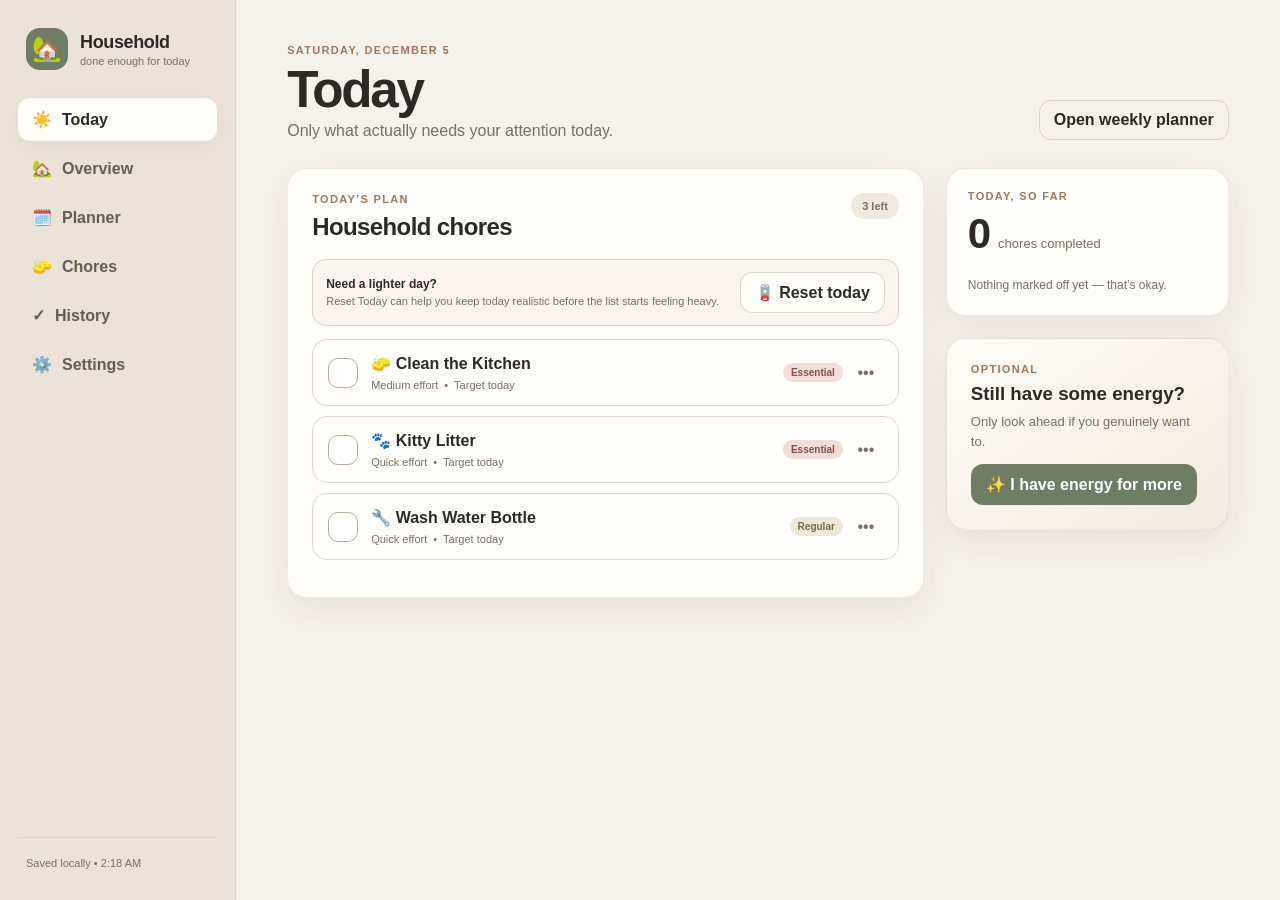
<file: index.html>
<!doctype html>
<html lang="en">
<head>
  <meta charset="UTF-8" />
  <meta name="viewport" content="width=device-width, initial-scale=1, viewport-fit=cover" />
  <meta name="theme-color" content="#f4efe8" />
  <meta name="apple-mobile-web-app-capable" content="yes" />
  <meta name="apple-mobile-web-app-status-bar-style" content="default" />
  <meta name="apple-mobile-web-app-title" content="Household" />
  <title>Household — Chore Planner</title>
  <link rel="manifest" href="manifest.webmanifest" />
  <link rel="apple-touch-icon" href="icons/icon-192.png" />
  <link rel="icon" href="icons/icon.svg" type="image/svg+xml" />
  <link rel="stylesheet" href="styles.css" />
</head>
<body>
  <div class="app-shell">
    <aside class="sidebar" aria-label="Primary navigation">
      <div class="brand">
        <div class="brand-mark" aria-hidden="true">🏡</div>
        <div>
          <div class="brand-title">Household</div>
          <div class="brand-subtitle">done enough for today</div>
        </div>
      </div>
      <nav class="desktop-nav">
        <button class="nav-btn active" data-view="today"><span>☀️</span> Today</button>
        <button class="nav-btn" data-view="overview"><span>🏡</span> Overview</button>
        <button class="nav-btn" data-view="planner"><span>🗓️</span> Planner</button>
        <button class="nav-btn" data-view="chores"><span>🧽</span> Chores</button>
        <button class="nav-btn" data-view="history"><span>✓</span> History</button>
        <button class="nav-btn" data-view="settings"><span>⚙️</span> Settings</button>
      </nav>
      <div class="sidebar-foot">
        <div class="mini-status" id="sidebarStatus">Everything is saved on this device.</div>
      </div>
    </aside>

    <main class="main" id="mainContent">
      <button class="mobile-sync-strip" id="mobileSyncButton" type="button" aria-label="Open sync settings">
        <span class="mobile-sync-dot" id="mobileSyncDot" aria-hidden="true"></span>
        <span id="mobileSyncStatus">Cloud sync not checked yet</span>
      </button>
      <section class="view active" id="view-today" aria-labelledby="todayTitle">
        <div class="page-head today-head">
          <div>
            <p class="eyebrow" id="todayDate"></p>
            <h1 id="todayTitle">Today</h1>
            <p class="page-subtitle">Only what actually needs your attention today.</p>
          </div>
          <button class="ghost-btn desktop-only" id="openPlannerBtn">Open weekly planner</button>
        </div>

        <div id="doneBanner" class="done-banner hidden">
          <div class="done-icon">✨</div>
          <div>
            <h2>You’re done for today.</h2>
            <p id="doneBannerText">Everything else can wait.</p>
          </div>
        </div>

        <div class="today-grid">
          <section class="panel primary-panel">
            <div class="panel-head">
              <div>
                <p class="section-kicker">TODAY’S PLAN</p>
                <h2 id="todayPlanHeading">Household chores</h2>
              </div>
              <span class="count-pill" id="todayCount">0 left</span>
            </div>
            <div id="recoveryNudge" class="recovery-nudge hidden">
              <div>
                <strong>Plans piled up?</strong>
                <span>You do not have to turn every missed target into today’s job.</span>
              </div>
              <button type="button" class="secondary-btn" id="recoveryNudgeBtn">🪫 Reset today</button>
            </div>
            <div id="todayTaskList" class="task-list"></div>
            <div id="todayEmpty" class="empty-state hidden">
              <div class="empty-illustration">☕</div>
              <h3>Nothing else is required today.</h3>
              <p>The rest of the house can wait until its turn.</p>
            </div>
          </section>

          <aside class="today-side">
            <section class="panel compact-panel">
              <p class="section-kicker">TODAY, SO FAR</p>
              <div class="today-stat"><strong id="completedTodayCount">0</strong><span>chores completed</span></div>
              <div id="completedTodayList" class="mini-list"></div>
            </section>

            <section class="panel energy-panel">
              <div>
                <p class="section-kicker">OPTIONAL</p>
                <h3>Still have some energy?</h3>
                <p>Only look ahead if you genuinely want to.</p>
              </div>
              <button class="primary-btn" id="energyBtn">✨ I have energy for more</button>
            </section>
          </aside>
        </div>
      </section>

      <section class="view" id="view-overview" aria-labelledby="overviewTitle">
        <div class="page-head overview-head">
          <div>
            <p class="eyebrow">HOUSEHOLD HEALTH</p>
            <h1 id="overviewTitle">Household Overview</h1>
            <p class="page-subtitle">A calm look at how recently the household has been maintained — not another checklist to finish.</p>
          </div>
          <button class="secondary-btn" id="overviewToggleBtn">Show all chores</button>
        </div>

        <section class="overview-summary" id="overviewSummary" aria-live="polite">
          <div class="overview-summary-icon" aria-hidden="true">🏡</div>
          <div>
            <p class="section-kicker">RIGHT NOW</p>
            <h2 id="overviewSummaryTitle">Household is in good shape</h2>
            <p id="overviewSummaryText">Important chores are within their normal maintenance windows.</p>
          </div>
        </section>

        <div class="overview-layout">
          <section class="panel overview-main-panel">
            <div class="panel-head overview-panel-head">
              <div>
                <p class="section-kicker" id="overviewListKicker">IMPORTANT CHORES</p>
                <h2 id="overviewListTitle">Household essentials</h2>
                <p class="overview-help" id="overviewListHelp">Bars drain as chores age. Grace days still count as an acceptable maintenance window.</p>
              </div>
            </div>
            <div id="overviewChoreList" class="overview-chore-list"></div>
          </section>

          <aside class="overview-side">
            <section class="panel compact-panel">
              <div class="panel-head">
                <div>
                  <p class="section-kicker">BY CATEGORY</p>
                  <h3>At a glance</h3>
                </div>
              </div>
              <div id="overviewCategoryList" class="overview-category-list"></div>
            </section>
            <section class="panel overview-reminder-panel">
              <p class="section-kicker">THE POINT</p>
              <h3>This is not a score.</h3>
              <p>A draining bar means a chore is getting closer to its normal maintenance time — not that you should do it early.</p>
            </section>
          </aside>
        </div>
      </section>

      <section class="view" id="view-planner" aria-labelledby="plannerTitle">
        <div class="page-head planner-head">
          <div>
            <p class="eyebrow" id="plannerEyebrow">WEEKLY RESET</p>
            <h1 id="plannerTitle">Weekly Planner</h1>
            <p class="page-subtitle" id="plannerSubtitle">See the expected rhythm, then move only the chores you want to plan differently.</p>
          </div>
          <div class="planner-actions">
            <button class="ghost-btn" id="prevWeekBtn" aria-label="Previous period">←</button>
            <button class="ghost-btn week-label" id="weekLabelBtn"></button>
            <button class="ghost-btn" id="nextWeekBtn" aria-label="Next period">→</button>
          </div>
        </div>
        <div class="planner-view-row">
          <div class="segmented planner-view-switch" id="plannerViewSwitch" aria-label="Planner view">
            <button class="chip active" data-planner-view="week">Week</button>
            <button class="chip" data-planner-view="fortnight">2 Weeks</button>
            <button class="chip" data-planner-view="month">Month</button>
          </div>
          <div class="planner-legend" id="plannerLegend"><span><i class="legend-solid"></i> Planned</span><span><i class="legend-outline"></i> Forecast</span><span><i class="legend-quick"></i> Quick</span><span><i class="legend-medium"></i> Medium</span><span><i class="legend-bigger"></i> Bigger</span><span>📌 Pinned</span></div>
        </div>
        <div class="planner-note" id="plannerNote"><strong>Planning rule:</strong> routine dates are targets unless the chore is truly calendar-fixed. Planned dates are your intention; completed dates are what actually happened.</div>
        <div class="week-board" id="weekBoard"></div>
        <div class="planner-footer">
          <button class="secondary-btn" id="addOneOffBtn">＋ Add one-off chore</button>
        </div>
      </section>

      <section class="view" id="view-chores" aria-labelledby="choresTitle">
        <div class="page-head">
          <div>
            <p class="eyebrow">HOUSEHOLD LIBRARY</p>
            <h1 id="choresTitle">Chores</h1>
            <p class="page-subtitle">Recurring routines live here quietly until they matter.</p>
          </div>
          <button class="primary-btn" id="addChoreBtn">＋ Add chore</button>
        </div>
        <div class="toolbar chore-toolbar">
          <div class="segmented" id="categoryFilters"></div>
          <label class="search-wrap"><span>⌕</span><input type="search" id="choreSearch" placeholder="Search chores, notes, or tags" /></label>
        </div>
        <div class="chore-filter-row">
          <label>Importance<select id="importanceFilter"><option value="all">All importance</option><option value="essential">Essential</option><option value="regular">Regular</option><option value="low">Low stakes</option></select></label>
          <label>Effort<select id="effortFilter"><option value="all">All effort</option><option value="auto">Auto</option><option value="quick">Quick</option><option value="medium">Medium</option><option value="bigger">Bigger</option></select></label>
          <label>Tag<select id="tagFilter"><option value="all">All tags</option></select></label>
          <label>Status<select id="dueStatusFilter"><option value="all">Any due status</option><option value="due">Due now / overdue</option><option value="overdue">Overdue only</option><option value="upcoming">Upcoming</option><option value="never">Never completed</option></select></label>
          <label>Sort<select id="choreSortSelect">
            <option value="name:asc">Name A–Z</option><option value="name:desc">Name Z–A</option>
            <option value="nextDue:asc">Next due — soonest</option><option value="nextDue:desc">Next due — latest</option>
            <option value="lastCompleted:desc">Last done — newest</option><option value="lastCompleted:asc">Last done — oldest / never</option>
            <option value="recurrence:asc">Most frequent first</option><option value="recurrence:desc">Least frequent first</option>
            <option value="importance:asc">Importance — highest first</option><option value="importance:desc">Importance — lowest first</option>
            <option value="effort:asc">Effort — Auto → Bigger</option><option value="effort:desc">Effort — Bigger → Auto</option>
            <option value="category:asc">Category A–Z</option><option value="category:desc">Category Z–A</option>
          </select></label>
          <button class="text-btn clear-filter-btn" id="clearChoreFiltersBtn">Clear filters</button>
        </div>
        <div class="chore-list-meta">
          <span id="choreResultsCount">0 chores</span>
          <button class="text-btn" id="selectAllFilteredBtn">Select all shown</button>
        </div>
        <div class="batch-bar hidden" id="batchBar">
          <div><strong id="selectedChoreCount">0</strong> selected</div>
          <div class="batch-actions">
            <button class="secondary-btn" id="batchEditBtn">✎ Batch edit</button>
            <button class="text-btn danger" id="batchDeleteBtn">Delete selected</button>
            <button class="text-btn" id="clearSelectionBtn">Clear</button>
          </div>
        </div>
        <div class="chore-table-wrap">
          <table class="chore-table">
            <thead><tr>
              <th class="select-col"><input type="checkbox" id="selectVisibleCheckbox" aria-label="Select all shown chores" /></th>
              <th><button class="sort-head" data-sort="name">Chore <span class="sort-indicator"></span></button></th>
              <th><button class="sort-head" data-sort="category">Category <span class="sort-indicator"></span></button></th>
              <th><button class="sort-head" data-sort="recurrence">Rhythm <span class="sort-indicator"></span></button></th>
              <th><button class="sort-head" data-sort="importance">Importance <span class="sort-indicator"></span></button></th>
              <th><button class="sort-head" data-sort="effort">Effort <span class="sort-indicator"></span></button></th>
              <th><button class="sort-head" data-sort="lastCompleted">Last done <span class="sort-indicator"></span></button></th>
              <th><button class="sort-head" data-sort="nextDue">Next / plan <span class="sort-indicator"></span></button></th>
              <th></th>
            </tr></thead>
            <tbody id="choreTableBody"></tbody>
          </table>
        </div>
        <div id="choreCardsMobile" class="chore-cards-mobile"></div>
      </section>

      <section class="view" id="view-history" aria-labelledby="historyTitle">
        <div class="page-head">
          <div>
            <p class="eyebrow">JUST THE RECORD</p>
            <h1 id="historyTitle">History</h1>
            <p class="page-subtitle">A simple record of what got done and what was intentionally skipped. Use Edit to correct a record, undo an accidental skip, or change the chore setup.</p>
          </div>
        </div>
        <div class="panel">
          <div id="historyList" class="history-list"></div>
        </div>
      </section>

      <section class="view" id="view-settings" aria-labelledby="settingsTitle">
        <div class="page-head">
          <div>
            <p class="eyebrow">SETUP</p>
            <h1 id="settingsTitle">Settings</h1>
            <p class="page-subtitle">Keep the system forgiving, predictable, and yours.</p>
          </div>
        </div>
        <div class="settings-grid">
          <section class="panel">
            <div class="panel-head"><div><p class="section-kicker">GRACE WINDOWS</p><h2>Default flexibility</h2></div></div>
            <p class="setting-help">A chore can be scheduled within this many days after its target date before it is considered overdue.</p>
            <div class="form-grid three-col">
              <label>Essential<input id="graceEssential" type="number" min="0" max="14" /></label>
              <label>Regular<input id="graceRegular" type="number" min="0" max="14" /></label>
              <label>Low stakes<input id="graceLow" type="number" min="0" max="30" /></label>
            </div>
          </section>
          <section class="panel span-two">
            <div class="panel-head"><div><p class="section-kicker">CLOUD SYNC</p><h2>Supabase auto-save</h2></div><span class="status-dot" id="syncDot"></span></div>
            <p class="setting-help">Changes save to this device immediately. With automatic sync on, Household queues every cloud change, retries failed saves, checks for newer cloud data while the app is open, and makes a best-effort flush when the app goes into the background.</p>
            <div class="form-grid two-col">
              <label>Supabase project URL<input id="supabaseUrl" type="url" placeholder="https://your-project.supabase.co" /></label>
              <label>Publishable / anon key<input id="supabaseKey" type="password" placeholder="sb_publishable_…" /></label>
              <label>Household sync ID<input id="syncId" type="text" placeholder="mak-household" /></label>
              <label>This device name<input id="deviceName" type="text" placeholder="Work PC, Home PC, iPhone" /><span class="field-help">Only stored on this device. It helps identify which device last changed the cloud copy.</span></label>
            </div>
            <label class="sync-toggle"><input id="autoSyncEnabled" type="checkbox" checked /><span><strong>Automatically sync changes</strong><small>Local saves are immediate. Cloud saves are lightly delayed, queued if another sync is running, and retried automatically if the network hiccups.</small></span></label>
            <p class="cloud-sync-status" id="cloudSyncStatus" aria-live="polite">Cloud sync not checked yet</p>
            <p class="tiny-text sync-detail" id="cloudSyncDetails">No successful cloud sync recorded on this device yet.</p>
            <div class="button-row">
              <button class="secondary-btn" id="saveSettingsBtn">Save settings</button>
              <button class="secondary-btn" id="pushCloudBtn">↑ Push now</button>
              <button class="secondary-btn" id="pullCloudBtn">↓ Pull now</button>
            </div>
            <p class="tiny-text">Push/Pull stay available as recovery controls, but normal use should not require them. Each cloud write carries a revision number and device ID, and automatic saves use conditional updates so a stale Work PC, Home PC, or iPhone cannot silently overwrite a newer cloud revision.</p>
            <p class="tiny-text">See <strong>SUPABASE_SETUP.md</strong> in the project for the one-time table setup.</p>
          </section>
          <section class="panel span-two danger-lite">
            <div class="panel-head"><div><p class="section-kicker">DATA</p><h2>Backup & reset</h2></div></div>
            <p class="setting-help">Save your finished chore setup as the baseline that Reset restores. This includes chore names, categories, recurrence rules, schedule flexibility, effort, start/next dates, importance, tags and notes — not completion history or the current weekly plan.</p>
            <div class="button-row">
              <button class="secondary-btn" id="setDefaultBtn">★ Set current setup as default</button>
              <button class="secondary-btn" id="exportBtn">Export JSON backup</button>
              <label class="secondary-btn file-btn">Import JSON<input id="importInput" type="file" accept="application/json" /></label>
              <button class="text-btn danger" id="resetDemoBtn">Reset to default chores</button>
            </div>
            <p class="tiny-text" id="customDefaultStatus"></p>
          </section>
        </div>
      </section>
    </main>

    <nav class="mobile-nav" aria-label="Mobile navigation">
      <button class="mobile-nav-btn active" data-view="today"><span>☀️</span><small>Today</small></button>
      <button class="mobile-nav-btn" data-view="overview"><span>🏡</span><small>Overview</small></button>
      <button class="mobile-nav-btn" data-view="planner"><span>🗓️</span><small>Planner</small></button>
      <button class="mobile-nav-btn" data-view="chores"><span>🧽</span><small>Chores</small></button>
      <button class="mobile-nav-btn" id="mobileMoreBtn" type="button"><span>•••</span><small>More</small></button>
    </nav>
  </div>

  <dialog id="choreDialog" class="modal chore-modal">
    <form method="dialog" id="choreForm">
      <div class="modal-head chore-modal-head"><div><p class="section-kicker" id="choreModalKicker">NEW ROUTINE</p><h2 id="choreModalTitle">Add chore</h2></div><button class="icon-btn" value="cancel" aria-label="Close">×</button></div>
      <input type="hidden" id="choreId" />

      <div class="chore-editor-body">
        <section class="chore-editor-section">
          <div class="editor-section-head"><div class="editor-section-icon">🧽</div><div><h3>Chore</h3><p>What it is.</p></div></div>
          <div class="form-grid two-col">
            <label class="span-two">Chore name<input id="choreName" required maxlength="80" placeholder="e.g. Wipe surfaces" /></label>
            <label>Category<select id="choreCategory"></select></label>
          </div>
        </section>

        <section class="chore-editor-section">
          <div class="editor-section-head"><div class="editor-section-icon">🗓️</div><div><h3>Rhythm</h3><p>When this chore normally comes around.</p></div></div>
          <div class="form-grid two-col">
            <label class="span-two">Repeat<select id="recurrenceType"><option value="interval">Every X days / weeks / months</option><option value="weekly">Specific weekday</option><option value="monthly-day">Specific day of the month</option><option value="monthly-weekday">Specific weekday of the month</option></select></label>
            <div id="intervalRecurrenceFields" class="form-subgrid span-two compact-recurrence">
              <label>Every<input id="recurrenceValue" type="number" min="1" max="365" value="7" required /></label>
              <label>Unit<select id="recurrenceUnit"><option value="days">days</option><option value="weeks">weeks</option><option value="months">months</option></select></label>
            </div>
            <div id="weeklyRecurrenceFields" class="form-subgrid span-two compact-recurrence hidden">
              <label>Every <span class="optional">weeks</span><input id="weeklyInterval" type="number" min="1" max="52" value="1" /></label>
              <label>On<select id="weeklyDay"><option value="1">Monday</option><option value="2">Tuesday</option><option value="3">Wednesday</option><option value="4">Thursday</option><option value="5">Friday</option><option value="6">Saturday</option><option value="0">Sunday</option></select></label>
            </div>
            <div id="monthlyDayRecurrenceFields" class="form-subgrid span-two compact-recurrence hidden">
              <label>Every <span class="optional">months</span><input id="monthlyDayInterval" type="number" min="1" max="24" value="1" /></label>
              <label>On day<input id="monthDay" type="number" min="1" max="31" value="1" /></label>
            </div>
            <div id="monthlyWeekdayRecurrenceFields" class="form-subgrid span-two compact-recurrence hidden">
              <label>Every <span class="optional">months</span><input id="monthlyWeekdayInterval" type="number" min="1" max="24" value="1" /></label>
              <label>Week<select id="monthOrdinal"><option value="1">1st</option><option value="2">2nd</option><option value="3">3rd</option><option value="4">4th</option><option value="5">5th</option><option value="-1">Last</option></select></label>
              <label>Weekday<select id="monthWeekday"><option value="1">Monday</option><option value="2">Tuesday</option><option value="3">Wednesday</option><option value="4">Thursday</option><option value="5">Friday</option><option value="6">Saturday</option><option value="0">Sunday</option></select></label>
            </div>
            <label class="span-two rhythm-start">Start date <span class="optional">first eligible target / schedule anchor</span><input id="startDate" type="date" required /></label>
          </div>
        </section>

        <section class="chore-editor-section">
          <div class="editor-section-head"><div class="editor-section-icon">✨</div><div><h3>Planning</h3><p>How much this chore matters when the week gets messy.</p></div></div>
          <div class="form-grid two-col">
            <label>Importance<select id="choreImportance"><option value="essential">Essential</option><option value="regular" selected>Regular</option><option value="low">Low stakes</option></select></label>
            <label>Effort<select id="choreEffort"><option value="auto">Auto</option><option value="quick">Quick</option><option value="medium">Medium</option><option value="bigger">Bigger</option></select><span class="field-help">Used by Reset Today and small-win suggestions.</span></label>
          </div>

          <details class="editor-details behavior-details" id="behaviorDetails">
            <summary><span><strong>Flexibility &amp; behavior</strong><small id="behaviorSummary">Default grace · flexible target</small></span></summary>
            <div class="form-grid two-col details-fields">
              <label>Grace override<input id="choreGrace" type="number" min="0" max="30" placeholder="Use default" /><span class="field-help">Leave blank to use the default for this importance level.</span></label>
              <label id="scheduleBehaviorField">After completion<select id="scheduleBehavior"><option value="completion">Restart from completion</option><option value="fixed">Keep original rhythm</option><option value="ask">Ask when completed</option></select><span class="field-help" id="scheduleBehaviorHelp">Choose whether the interval restarts when you complete it.</span></label>
              <label class="span-two">Date meaning<select id="choreDateMeaning"><option value="target">Target day — flexible</option><option value="fixed">Fixed / calendar-dependent</option></select><span class="field-help">Use Fixed only when the actual calendar date matters. Otherwise a target is allowed to move without becoming a failed rule.</span></label>
            </div>
          </details>
        </section>

        <details class="chore-editor-section editor-details optional-details">
          <summary><span><strong>Notes &amp; tags</strong><small>Optional organization</small></span></summary>
          <div class="form-grid details-fields">
            <label>Tags <span class="optional">comma separated</span><input id="choreTags" maxlength="160" placeholder="e.g. quick, office, pair together" /></label>
            <label>Areas / notes<input id="choreAreas" maxlength="120" placeholder="e.g. bedroom, office, living room" /></label>
          </div>
        </details>

        <details class="chore-editor-section editor-details advanced-schedule" id="advancedScheduleDetails">
          <summary><span><strong>Schedule repair</strong><small>Only if the routine is out of sync</small></span></summary>
          <p class="field-help advanced-explainer">For ordinary changes of plans, move the occurrence in Planner instead.</p>
          <div class="form-grid two-col details-fields">
            <label>Next target / due <span class="optional">one-cycle override</span><span class="date-with-action"><input id="nextDueDate" type="date" required /><button type="button" class="mini-link" id="clearNextDueBtn">Use schedule</button></span></label>
            <label>Starting history <span class="optional">last completed before using the app</span><input id="lastCompleted" type="date" /></label>
          </div>
        </details>
      </div>

      <div class="modal-actions chore-modal-actions"><button class="text-btn" value="cancel">Cancel</button><button class="primary-btn" id="saveChoreBtn" value="default">Save chore</button></div>
    </form>
  </dialog>

  <dialog id="batchEditDialog" class="modal small-modal">
    <form method="dialog" id="batchEditForm">
      <div class="modal-head"><div><p class="section-kicker">BATCH EDIT</p><h2>Edit selected chores</h2><p class="modal-copy" id="batchEditSummary">Apply only the fields you choose.</p></div><button class="icon-btn" value="cancel" aria-label="Close">×</button></div>
      <div class="form-grid">
        <label>Category<select id="batchCategory"><option value="">No change</option></select></label>
        <label>Importance<select id="batchImportance"><option value="">No change</option><option value="essential">Essential</option><option value="regular">Regular</option><option value="low">Low stakes</option></select></label>
        <label>Effort<select id="batchEffort"><option value="">No change</option><option value="auto">Auto</option><option value="quick">Quick</option><option value="medium">Medium</option><option value="bigger">Bigger</option></select></label>
        <label>Tags action<select id="batchTagMode"><option value="none">No change</option><option value="add">Add tags</option><option value="replace">Replace all tags</option><option value="remove">Remove tags</option><option value="clear">Clear all tags</option></select></label>
        <label id="batchTagsLabel">Tags <span class="optional">comma separated</span><input id="batchTags" maxlength="160" placeholder="e.g. quick, office" /></label>
      </div>
      <div class="modal-actions"><button class="text-btn" value="cancel">Cancel</button><button class="primary-btn" id="applyBatchEditBtn" value="default">Apply changes</button></div>
    </form>
  </dialog>

  <dialog id="completeDialog" class="modal small-modal">
    <form method="dialog" id="completeForm">
      <div class="modal-head"><div><p class="section-kicker" id="completeKicker">MARK COMPLETE</p><h2 id="completeTaskName">Chore</h2></div><button class="icon-btn" value="cancel" aria-label="Close">×</button></div>
      <input type="hidden" id="completeInstanceId" />
      <p class="modal-copy hidden" id="completeEditHelp">Correct the day this chore was actually done. The planner will update to match the correction.</p>
      <div class="completion-date-tools">
        <button type="button" class="text-btn completion-date-toggle" id="toggleCompletionDateBtn">Choose a different date</button>
        <label id="completedDateLabel" class="hidden">Completed on<input type="date" id="completedDate" /></label>
      </div>
      <div id="completionScheduleChoice" class="choice-box hidden">
        <strong>Start tracking again from the completion date?</strong>
        <label class="radio-row"><input type="radio" name="scheduleChoice" value="completion" checked /> Yes — next due from when it was done</label>
        <label class="radio-row"><input type="radio" name="scheduleChoice" value="fixed" /> No — keep original rhythm</label>
      </div>
      <div class="modal-actions"><button class="text-btn" value="cancel">Cancel</button><button class="primary-btn" id="confirmCompleteBtn" value="default">Done today ✓</button></div>
    </form>
  </dialog>

  <dialog id="capacityDialog" class="modal capacity-modal">
    <form method="dialog" id="capacityForm">
      <div class="modal-head"><div><p class="section-kicker">RESET TODAY</p><h2>What kind of day is this?</h2></div><button class="icon-btn" value="cancel" aria-label="Close">×</button></div>
      <p class="modal-copy capacity-copy">A missed target does not mean you failed the routine — and it does not mean you have to wait for the next target. Pick the amount of capacity you actually have today.</p>
      <div class="capacity-levels" id="capacityLevels">
        <button type="button" class="capacity-level active" data-capacity="bare">
          <span class="capacity-icon">🪫</span><span><strong>Bare minimum</strong><small>Protect the essentials, favor a small win, and let more go.</small></span>
        </button>
        <button type="button" class="capacity-level" data-capacity="light">
          <span class="capacity-icon">🌙</span><span><strong>Light day</strong><small>Keep a few meaningful things and spread the rest out.</small></span>
        </button>
        <button type="button" class="capacity-level" data-capacity="catchup">
          <span class="capacity-icon">🙂</span><span><strong>Help me catch up</strong><small>Redistribute the backlog without cutting much.</small></span>
        </button>
      </div>
      <div class="capacity-rule-note"><strong>Essential chores are never suggested for skipping.</strong> You can still choose “Skip this cycle” yourself if real life calls for it.</div>
      <div id="capacityPlanSummary" class="capacity-summary"></div>
      <div id="capacityPlanList" class="capacity-plan-list"></div>
      <div class="modal-actions"><button class="text-btn" value="cancel">Never mind</button><button class="primary-btn" id="applyCapacityPlanBtn" value="default">Apply recovery plan</button></div>
    </form>
  </dialog>

  <dialog id="energyDialog" class="modal energy-modal">
    <form method="dialog">
      <div class="modal-head"><div><p class="section-kicker">OPTIONAL MODE</p><h2>Want one more thing?</h2></div><button class="icon-btn" value="cancel" aria-label="Close">×</button></div>
      <p class="modal-copy">Useful catch-up comes first, then upcoming chores. A skipped cycle disappears from suggestions once a later completion or newer active cycle makes it irrelevant.</p>
      <div class="energy-filters" id="energyFilters">
        <button type="button" class="chip active" data-energy="soon">Best next</button>
        <button type="button" class="chip" data-energy="catchup">Catch up</button>
        <button type="button" class="chip" data-energy="quick">Quick win</button>
        <button type="button" class="chip" data-energy="deep">Deep clean</button>
        <button type="button" class="chip" data-energy="future">Help future me</button>
      </div>
      <div id="energySuggestions" class="task-list"></div>
      <div class="modal-actions"><button class="secondary-btn" value="cancel">I’m done for today</button></div>
    </form>
  </dialog>

  <dialog id="oneOffDialog" class="modal small-modal">
    <form method="dialog" id="oneOffForm">
      <div class="modal-head"><div><p class="section-kicker">ONE-OFF</p><h2>Add chore to this week</h2></div><button class="icon-btn" value="cancel" aria-label="Close">×</button></div>
      <div class="form-grid">
        <label>Chore name<input id="oneOffName" required maxlength="80" placeholder="e.g. Clean out closet" /></label>
        <label>Date<input id="oneOffDate" type="date" required /></label>
        <label>Effort<select id="oneOffEffort"><option value="quick">Quick</option><option value="medium" selected>Medium</option><option value="bigger">Bigger</option></select></label>
        <label>Category<select id="oneOffCategory"></select></label>
      </div>
      <div class="modal-actions"><button class="text-btn" value="cancel">Cancel</button><button class="primary-btn" id="saveOneOffBtn" value="default">Add to week</button></div>
    </form>
  </dialog>

  <dialog id="moveDialog" class="modal small-modal">
    <form method="dialog" id="moveForm">
      <div class="modal-head"><div><p class="section-kicker">PLAN OCCURRENCE</p><h2 id="moveTaskName">Plan chore</h2></div><button class="icon-btn" value="cancel" aria-label="Close">×</button></div>
      <input type="hidden" id="moveInstanceId" />
      <p class="modal-copy" id="moveDueHint">Routine due date</p>
      <label>Planned date<input id="moveDate" type="date" required /></label>
      <label class="pin-plan-row"><input id="pinPlanDate" type="checkbox" /> <span><strong>Pin this date</strong><small>Keep this occurrence on this exact day even if an earlier completion shifts the routine.</small></span></label>
      <div class="move-extra-actions"><button type="button" class="text-btn danger" id="skipOccurrenceBtn">Skip this cycle</button><span class="move-skip-help" id="moveSkipHelp">Let this cycle go without pretending it was completed.</span></div>
      <div class="modal-actions"><button class="text-btn" value="cancel">Cancel</button><button class="primary-btn" id="confirmMoveBtn" value="default">Save plan</button></div>
    </form>
  </dialog>

  <dialog id="mobileMoreDialog" class="modal small-modal mobile-more-dialog">
    <div class="mobile-more-wrap">
      <div class="modal-head"><div><p class="section-kicker">MORE</p><h2>More</h2></div><button class="icon-btn" id="closeMobileMoreBtn" type="button" aria-label="Close">×</button></div>
      <div class="mobile-more-actions">
        <button type="button" class="mobile-more-action" data-more-view="history"><span>✓</span><div><strong>History</strong><small>See what was completed or skipped.</small></div></button>
        <button type="button" class="mobile-more-action" data-more-view="settings"><span>⚙️</span><div><strong>Settings</strong><small>Grace windows, backups, and reset.</small></div></button>
      </div>
    </div>
  </dialog>

  <div id="toast" class="toast" role="status" aria-live="polite"></div>

  <script src="app.js"></script>
</body>
</html>
</file>
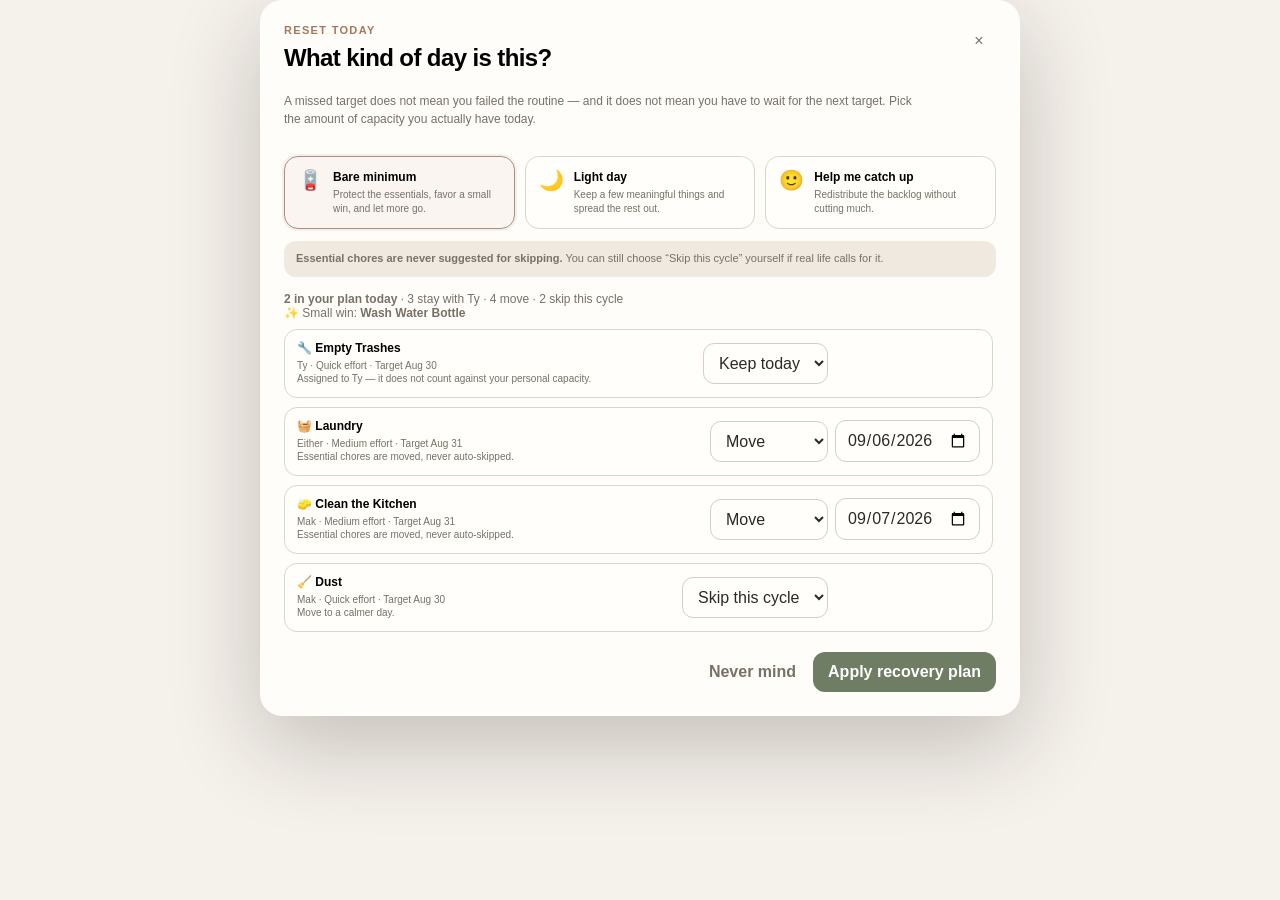
<file: mobile-capacity-preview.html>
<!doctype html><meta name="viewport" content="width=device-width,initial-scale=1,viewport-fit=cover"><link rel="stylesheet" href="styles.css">
<body><dialog open id="capacityDialog" class="modal capacity-modal">
<form><div class="modal-head"><div><p class="eyebrow">RESET TODAY</p><h2>What kind of day is this?</h2></div><button type="button" class="icon-btn">×</button></div>
<p class="modal-copy capacity-copy">A missed target does not mean you failed the routine — and it does not mean you have to wait for the next target. Pick the amount of capacity you actually have today.</p>
<div class="capacity-levels"><button type="button" class="capacity-level active"><span class="capacity-icon">🪫</span><span><strong>Bare minimum</strong><small>Protect the essentials, favor a small win, and let more go.</small></span></button><button type="button" class="capacity-level"><span class="capacity-icon">🌙</span><span><strong>Light day</strong><small>Keep a few meaningful things and spread the rest out.</small></span></button><button type="button" class="capacity-level"><span class="capacity-icon">🙂</span><span><strong>Help me catch up</strong><small>Redistribute the backlog without cutting much.</small></span></button></div>
<div class="capacity-rule-note"><strong>Essential chores are never suggested for skipping.</strong> You can still choose “Skip this cycle” yourself if real life calls for it.</div>
<div class="capacity-summary"><strong>2 in your plan today</strong> · 3 stay with Ty · 4 move · 2 skip this cycle<br>✨ Small win: <strong>Wash Water Bottle</strong></div>
<div class="capacity-plan-list">
<div class="capacity-row"><div class="capacity-row-main"><div class="capacity-row-name">🔧 Empty Trashes</div><div class="capacity-row-meta">Ty · Quick effort · Target Aug 30<br>Assigned to Ty — it does not count against your personal capacity.</div></div><div class="capacity-row-controls"><select><option>Keep today</option></select><input class="hidden-date" type="date"></div></div>
<div class="capacity-row"><div class="capacity-row-main"><div class="capacity-row-name">🧺 Laundry</div><div class="capacity-row-meta">Either · Medium effort · Target Aug 31<br>Essential chores are moved, never auto-skipped.</div></div><div class="capacity-row-controls"><select><option>Move</option></select><input type="date" value="2026-09-06"></div></div>
<div class="capacity-row"><div class="capacity-row-main"><div class="capacity-row-name">🧽 Clean the Kitchen</div><div class="capacity-row-meta">Mak · Medium effort · Target Aug 31<br>Essential chores are moved, never auto-skipped.</div></div><div class="capacity-row-controls"><select><option>Move</option></select><input type="date" value="2026-09-07"></div></div>
<div class="capacity-row"><div class="capacity-row-main"><div class="capacity-row-name">🧹 Dust</div><div class="capacity-row-meta">Mak · Quick effort · Target Aug 30<br>Move to a calmer day.</div></div><div class="capacity-row-controls"><select><option>Skip this cycle</option></select><input class="hidden-date" type="date"></div></div>
</div>
<div class="modal-actions"><button class="text-btn">Never mind</button><button class="primary-btn">Apply recovery plan</button></div>
</form></dialog></body>
</file>
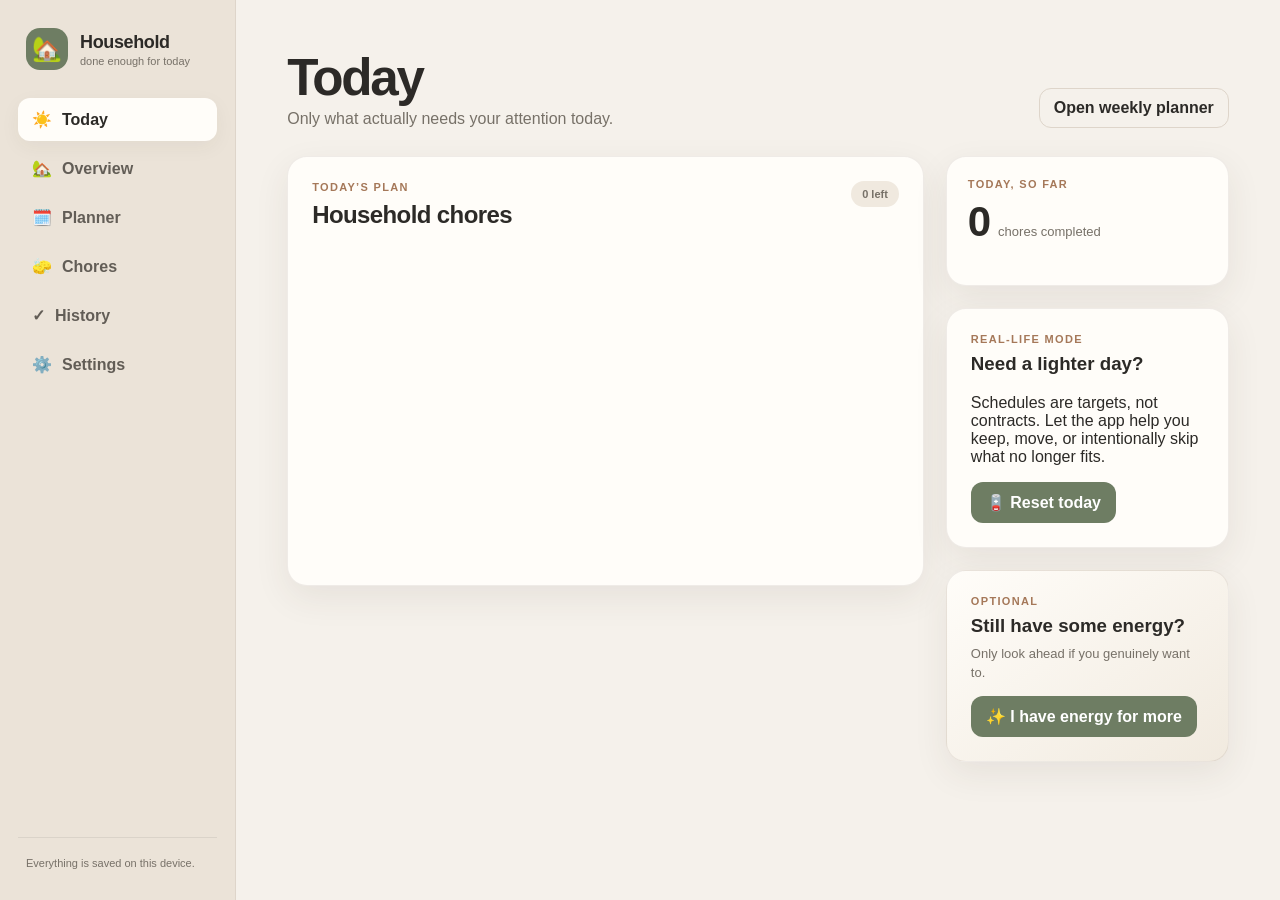
<file: test.html>
<!doctype html>
<html lang="en">
<head>
  <meta charset="UTF-8" />
  <meta name="viewport" content="width=device-width, initial-scale=1, viewport-fit=cover" />
  <meta name="theme-color" content="#f4efe8" />
  <meta name="apple-mobile-web-app-capable" content="yes" />
  <meta name="apple-mobile-web-app-status-bar-style" content="default" />
  <meta name="apple-mobile-web-app-title" content="Household" />
  <title>Household — Chore Planner</title>
  <link rel="manifest" href="manifest.webmanifest" />
  <link rel="apple-touch-icon" href="icons/icon-192.png" />
  <link rel="icon" href="icons/icon.svg" type="image/svg+xml" />
  <link rel="stylesheet" href="styles.css" />
</head>
<body>
  <div class="app-shell">
    <aside class="sidebar" aria-label="Primary navigation">
      <div class="brand">
        <div class="brand-mark" aria-hidden="true">🏡</div>
        <div>
          <div class="brand-title">Household</div>
          <div class="brand-subtitle">done enough for today</div>
        </div>
      </div>
      <nav class="desktop-nav">
        <button class="nav-btn active" data-view="today"><span>☀️</span> Today</button>
        <button class="nav-btn" data-view="overview"><span>🏡</span> Overview</button>
        <button class="nav-btn" data-view="planner"><span>🗓️</span> Planner</button>
        <button class="nav-btn" data-view="chores"><span>🧽</span> Chores</button>
        <button class="nav-btn" data-view="history"><span>✓</span> History</button>
        <button class="nav-btn" data-view="settings"><span>⚙️</span> Settings</button>
      </nav>
      <div class="sidebar-foot">
        <div class="mini-status" id="sidebarStatus">Everything is saved on this device.</div>
      </div>
    </aside>

    <main class="main" id="mainContent">
      <section class="view active" id="view-today" aria-labelledby="todayTitle">
        <div class="page-head today-head">
          <div>
            <p class="eyebrow" id="todayDate"></p>
            <h1 id="todayTitle">Today</h1>
            <p class="page-subtitle">Only what actually needs your attention today.</p>
          </div>
          <button class="ghost-btn desktop-only" id="openPlannerBtn">Open weekly planner</button>
        </div>

        <div id="doneBanner" class="done-banner hidden">
          <div class="done-icon">✨</div>
          <div>
            <h2>You’re done for today.</h2>
            <p id="doneBannerText">Everything else can wait.</p>
          </div>
        </div>

        <div class="today-grid">
          <section class="panel primary-panel">
            <div class="panel-head">
              <div>
                <p class="section-kicker">TODAY’S PLAN</p>
                <h2 id="todayPlanHeading">Household chores</h2>
              </div>
              <span class="count-pill" id="todayCount">0 left</span>
            </div>
            <div id="recoveryNudge" class="recovery-nudge hidden">
              <div>
                <strong>Plans piled up?</strong>
                <span>You do not have to turn every missed target into today’s job.</span>
              </div>
              <button type="button" class="secondary-btn" id="recoveryNudgeBtn">🪫 Reset today</button>
            </div>
            <div id="todayTaskList" class="task-list"></div>
            <div id="todayEmpty" class="empty-state hidden">
              <div class="empty-illustration">☕</div>
              <h3>Nothing else is required today.</h3>
              <p>The rest of the house can wait until its turn.</p>
            </div>
          </section>

          <aside class="today-side">
            <section class="panel compact-panel">
              <p class="section-kicker">TODAY, SO FAR</p>
              <div class="today-stat"><strong id="completedTodayCount">0</strong><span>chores completed</span></div>
              <div id="completedTodayList" class="mini-list"></div>
            </section>

            <section class="panel capacity-panel">
              <div>
                <p class="section-kicker">REAL-LIFE MODE</p>
                <h3>Need a lighter day?</h3>
                <p>Schedules are targets, not contracts. Let the app help you keep, move, or intentionally skip what no longer fits.</p>
              </div>
              <button class="primary-btn" id="capacityBtn">🪫 Reset today</button>
            </section>

            <section class="panel energy-panel">
              <div>
                <p class="section-kicker">OPTIONAL</p>
                <h3>Still have some energy?</h3>
                <p>Only look ahead if you genuinely want to.</p>
              </div>
              <button class="primary-btn" id="energyBtn">✨ I have energy for more</button>
            </section>
          </aside>
        </div>
      </section>

      <section class="view" id="view-overview" aria-labelledby="overviewTitle">
        <div class="page-head overview-head">
          <div>
            <p class="eyebrow">HOUSEHOLD HEALTH</p>
            <h1 id="overviewTitle">Household Overview</h1>
            <p class="page-subtitle">A calm look at how recently the household has been maintained — not another checklist to finish.</p>
          </div>
          <button class="secondary-btn" id="overviewToggleBtn">Show all chores</button>
        </div>

        <section class="overview-summary" id="overviewSummary" aria-live="polite">
          <div class="overview-summary-icon" aria-hidden="true">🏡</div>
          <div>
            <p class="section-kicker">RIGHT NOW</p>
            <h2 id="overviewSummaryTitle">Household is in good shape</h2>
            <p id="overviewSummaryText">Important chores are within their normal maintenance windows.</p>
          </div>
        </section>

        <div class="overview-layout">
          <section class="panel overview-main-panel">
            <div class="panel-head overview-panel-head">
              <div>
                <p class="section-kicker" id="overviewListKicker">IMPORTANT CHORES</p>
                <h2 id="overviewListTitle">Household essentials</h2>
                <p class="overview-help" id="overviewListHelp">Bars drain as chores age. Grace days still count as an acceptable maintenance window.</p>
              </div>
            </div>
            <div id="overviewChoreList" class="overview-chore-list"></div>
          </section>

          <aside class="overview-side">
            <section class="panel compact-panel">
              <div class="panel-head">
                <div>
                  <p class="section-kicker">BY CATEGORY</p>
                  <h3>At a glance</h3>
                </div>
              </div>
              <div id="overviewCategoryList" class="overview-category-list"></div>
            </section>
            <section class="panel overview-reminder-panel">
              <p class="section-kicker">THE POINT</p>
              <h3>This is not a score.</h3>
              <p>A draining bar means a chore is getting closer to its normal maintenance time — not that you should do it early.</p>
            </section>
          </aside>
        </div>
      </section>

      <section class="view" id="view-planner" aria-labelledby="plannerTitle">
        <div class="page-head planner-head">
          <div>
            <p class="eyebrow" id="plannerEyebrow">WEEKLY RESET</p>
            <h1 id="plannerTitle">Weekly Planner</h1>
            <p class="page-subtitle" id="plannerSubtitle">See the expected rhythm, then move only the chores you want to plan differently.</p>
          </div>
          <div class="planner-actions">
            <button class="ghost-btn" id="prevWeekBtn" aria-label="Previous period">←</button>
            <button class="ghost-btn week-label" id="weekLabelBtn"></button>
            <button class="ghost-btn" id="nextWeekBtn" aria-label="Next period">→</button>
          </div>
        </div>
        <div class="planner-view-row">
          <div class="segmented planner-view-switch" id="plannerViewSwitch" aria-label="Planner view">
            <button class="chip active" data-planner-view="week">Week</button>
            <button class="chip" data-planner-view="fortnight">2 Weeks</button>
            <button class="chip" data-planner-view="month">Month</button>
          </div>
          <div class="planner-legend" id="plannerLegend"><span><i class="legend-solid"></i> Planned</span><span><i class="legend-outline"></i> Forecast</span><span><i class="legend-person1"></i> Mak</span><span><i class="legend-person2"></i> Ty</span><span><i class="legend-either"></i> Either</span><span>📌 Pinned</span></div>
        </div>
        <div class="planner-note" id="plannerNote"><strong>Planning rule:</strong> routine dates are targets unless the chore is truly calendar-fixed. Planned dates are your intention; completed dates are what actually happened.</div>
        <div class="week-board" id="weekBoard"></div>
        <div class="planner-footer">
          <button class="secondary-btn" id="addOneOffBtn">＋ Add one-off chore</button>
        </div>
      </section>

      <section class="view" id="view-chores" aria-labelledby="choresTitle">
        <div class="page-head">
          <div>
            <p class="eyebrow">HOUSEHOLD LIBRARY</p>
            <h1 id="choresTitle">Chores</h1>
            <p class="page-subtitle">Recurring routines live here quietly until they matter.</p>
          </div>
          <button class="primary-btn" id="addChoreBtn">＋ Add chore</button>
        </div>
        <div class="toolbar chore-toolbar">
          <div class="segmented" id="categoryFilters"></div>
          <label class="search-wrap"><span>⌕</span><input type="search" id="choreSearch" placeholder="Search chores, notes, or tags" /></label>
        </div>
        <div class="chore-filter-row">
          <label>Importance<select id="importanceFilter"><option value="all">All importance</option><option value="essential">Essential</option><option value="regular">Regular</option><option value="low">Low stakes</option></select></label>
          <label>Default person<select id="assigneeFilter"><option value="all">All people</option></select></label>
          <label>Tag<select id="tagFilter"><option value="all">All tags</option></select></label>
          <label>Status<select id="dueStatusFilter"><option value="all">Any due status</option><option value="due">Due now / overdue</option><option value="overdue">Overdue only</option><option value="upcoming">Upcoming</option><option value="never">Never completed</option></select></label>
          <label>Sort<select id="choreSortSelect">
            <option value="name:asc">Name A–Z</option><option value="name:desc">Name Z–A</option>
            <option value="nextDue:asc">Next due — soonest</option><option value="nextDue:desc">Next due — latest</option>
            <option value="lastCompleted:desc">Last done — newest</option><option value="lastCompleted:asc">Last done — oldest / never</option>
            <option value="recurrence:asc">Most frequent first</option><option value="recurrence:desc">Least frequent first</option>
            <option value="importance:asc">Importance — highest first</option><option value="importance:desc">Importance — lowest first</option>
            <option value="category:asc">Category A–Z</option><option value="category:desc">Category Z–A</option>
            <option value="assignee:asc">Default person A–Z</option><option value="assignee:desc">Default person Z–A</option>
          </select></label>
          <button class="text-btn clear-filter-btn" id="clearChoreFiltersBtn">Clear filters</button>
        </div>
        <div class="chore-list-meta">
          <span id="choreResultsCount">0 chores</span>
          <button class="text-btn" id="selectAllFilteredBtn">Select all shown</button>
        </div>
        <div class="batch-bar hidden" id="batchBar">
          <div><strong id="selectedChoreCount">0</strong> selected</div>
          <div class="batch-actions">
            <button class="secondary-btn" id="batchEditBtn">✎ Batch edit</button>
            <button class="text-btn danger" id="batchDeleteBtn">Delete selected</button>
            <button class="text-btn" id="clearSelectionBtn">Clear</button>
          </div>
        </div>
        <div class="chore-table-wrap">
          <table class="chore-table">
            <thead><tr>
              <th class="select-col"><input type="checkbox" id="selectVisibleCheckbox" aria-label="Select all shown chores" /></th>
              <th><button class="sort-head" data-sort="name">Chore <span class="sort-indicator"></span></button></th>
              <th><button class="sort-head" data-sort="category">Category <span class="sort-indicator"></span></button></th>
              <th><button class="sort-head" data-sort="recurrence">Rhythm <span class="sort-indicator"></span></button></th>
              <th><button class="sort-head" data-sort="importance">Importance <span class="sort-indicator"></span></button></th>
              <th><button class="sort-head" data-sort="lastCompleted">Last done <span class="sort-indicator"></span></button></th>
              <th><button class="sort-head" data-sort="nextDue">Next / plan <span class="sort-indicator"></span></button></th>
              <th><button class="sort-head" data-sort="assignee">Default <span class="sort-indicator"></span></button></th>
              <th></th>
            </tr></thead>
            <tbody id="choreTableBody"></tbody>
          </table>
        </div>
        <div id="choreCardsMobile" class="chore-cards-mobile"></div>
      </section>

      <section class="view" id="view-history" aria-labelledby="historyTitle">
        <div class="page-head">
          <div>
            <p class="eyebrow">JUST THE RECORD</p>
            <h1 id="historyTitle">History</h1>
            <p class="page-subtitle">A simple record of what got done and who handled it.</p>
          </div>
        </div>
        <div class="panel">
          <div id="historyList" class="history-list"></div>
        </div>
      </section>

      <section class="view" id="view-settings" aria-labelledby="settingsTitle">
        <div class="page-head">
          <div>
            <p class="eyebrow">SETUP</p>
            <h1 id="settingsTitle">Settings</h1>
            <p class="page-subtitle">Keep the system forgiving, predictable, and yours.</p>
          </div>
        </div>
        <div class="settings-grid">
          <section class="panel">
            <div class="panel-head"><div><p class="section-kicker">HOUSEHOLD</p><h2>People</h2></div></div>
            <div class="form-grid two-col">
              <label>Person 1<input id="person1Input" type="text" /></label>
              <label>Person 2<input id="person2Input" type="text" /></label>
            </div>
          </section>
          <section class="panel">
            <div class="panel-head"><div><p class="section-kicker">GRACE WINDOWS</p><h2>Default flexibility</h2></div></div>
            <p class="setting-help">A chore can be scheduled within this many days after its target date before it is considered overdue.</p>
            <div class="form-grid three-col">
              <label>Essential<input id="graceEssential" type="number" min="0" max="14" /></label>
              <label>Regular<input id="graceRegular" type="number" min="0" max="14" /></label>
              <label>Low stakes<input id="graceLow" type="number" min="0" max="30" /></label>
            </div>
          </section>
          <section class="panel span-two">
            <div class="panel-head"><div><p class="section-kicker">CLOUD BACKUP</p><h2>Supabase sync</h2></div><span class="status-dot" id="syncDot"></span></div>
            <p class="setting-help">The app works fully with local storage. Supabase is optional and uses one JSON state row so GitHub Pages can stay simple.</p>
            <div class="form-grid two-col">
              <label>Supabase project URL<input id="supabaseUrl" type="url" placeholder="https://your-project.supabase.co" /></label>
              <label>Publishable / anon key<input id="supabaseKey" type="password" placeholder="sb_publishable_…" /></label>
              <label>Household sync ID<input id="syncId" type="text" placeholder="mak-household" /></label>
            </div>
            <div class="button-row">
              <button class="secondary-btn" id="saveSettingsBtn">Save settings</button>
              <button class="secondary-btn" id="pushCloudBtn">↑ Push backup</button>
              <button class="secondary-btn" id="pullCloudBtn">↓ Pull backup</button>
            </div>
            <p class="tiny-text">See <strong>SUPABASE_SETUP.md</strong> in the project for the one-time table setup.</p>
          </section>
          <section class="panel span-two danger-lite">
            <div class="panel-head"><div><p class="section-kicker">DATA</p><h2>Backup & reset</h2></div></div>
            <p class="setting-help">Save your finished chore setup as the baseline that Reset restores. This includes chore names, categories, recurrence rules, start/next dates, importance, assignments, tags and notes — not completion history or the current weekly plan.</p>
            <div class="button-row">
              <button class="secondary-btn" id="setDefaultBtn">★ Set current setup as default</button>
              <button class="secondary-btn" id="exportBtn">Export JSON backup</button>
              <label class="secondary-btn file-btn">Import JSON<input id="importInput" type="file" accept="application/json" /></label>
              <button class="text-btn danger" id="resetDemoBtn">Reset to default chores</button>
            </div>
            <p class="tiny-text" id="customDefaultStatus"></p>
          </section>
        </div>
      </section>
    </main>

    <nav class="mobile-nav" aria-label="Mobile navigation">
      <button class="mobile-nav-btn active" data-view="today"><span>☀️</span><small>Today</small></button>
      <button class="mobile-nav-btn" data-view="overview"><span>🏡</span><small>Overview</small></button>
      <button class="mobile-nav-btn" data-view="planner"><span>🗓️</span><small>Planner</small></button>
      <button class="mobile-nav-btn" data-view="chores"><span>🧽</span><small>Chores</small></button>
      <button class="mobile-nav-btn" data-view="settings"><span>⚙️</span><small>More</small></button>
    </nav>
  </div>

  <dialog id="choreDialog" class="modal">
    <form method="dialog" id="choreForm">
      <div class="modal-head"><div><p class="section-kicker" id="choreModalKicker">NEW ROUTINE</p><h2 id="choreModalTitle">Add chore</h2></div><button class="icon-btn" value="cancel" aria-label="Close">×</button></div>
      <input type="hidden" id="choreId" />
      <div class="form-grid two-col">
        <label class="span-two">Chore name<input id="choreName" required maxlength="80" placeholder="e.g. Wipe surfaces" /></label>
        <label>Category<select id="choreCategory"></select></label>
        <label>Default person<select id="choreAssignee"></select></label>
        <label class="span-two">Recurrence style<select id="recurrenceType"><option value="interval">Every X days / weeks / months</option><option value="weekly">Specific weekday</option><option value="monthly-day">Specific day of the month</option><option value="monthly-weekday">Specific weekday of the month</option></select></label>
        <div id="intervalRecurrenceFields" class="form-subgrid span-two">
          <label>Repeat every<input id="recurrenceValue" type="number" min="1" max="365" value="7" required /></label>
          <label>Unit<select id="recurrenceUnit"><option value="days">days</option><option value="weeks">weeks</option><option value="months">months</option></select></label>
        </div>
        <div id="weeklyRecurrenceFields" class="form-subgrid span-two hidden">
          <label>Every <span class="optional">weeks</span><input id="weeklyInterval" type="number" min="1" max="52" value="1" /></label>
          <label>On<select id="weeklyDay"><option value="0">Sunday</option><option value="1">Monday</option><option value="2">Tuesday</option><option value="3">Wednesday</option><option value="4">Thursday</option><option value="5">Friday</option><option value="6">Saturday</option></select></label>
        </div>
        <div id="monthlyDayRecurrenceFields" class="form-subgrid span-two hidden">
          <label>Every <span class="optional">months</span><input id="monthlyDayInterval" type="number" min="1" max="24" value="1" /></label>
          <label>On day<input id="monthDay" type="number" min="1" max="31" value="1" /></label>
        </div>
        <div id="monthlyWeekdayRecurrenceFields" class="form-subgrid span-two hidden">
          <label>Every <span class="optional">months</span><input id="monthlyWeekdayInterval" type="number" min="1" max="24" value="1" /></label>
          <label>Week<select id="monthOrdinal"><option value="1">1st</option><option value="2">2nd</option><option value="3">3rd</option><option value="4">4th</option><option value="5">5th</option><option value="-1">Last</option></select></label>
          <label>Weekday<select id="monthWeekday"><option value="0">Sunday</option><option value="1">Monday</option><option value="2">Tuesday</option><option value="3">Wednesday</option><option value="4">Thursday</option><option value="5">Friday</option><option value="6">Saturday</option></select></label>
        </div>
        <label>Start date <span class="optional">first eligible due / schedule anchor</span><input id="startDate" type="date" required /></label>
        <label>Next target / due <span class="optional">current occurrence • editable override</span><span class="date-with-action"><input id="nextDueDate" type="date" required /><button type="button" class="mini-link" id="clearNextDueBtn">Use schedule</button></span></label>
        <label>Importance<select id="choreImportance"><option value="essential">Essential</option><option value="regular" selected>Regular</option><option value="low">Low stakes</option></select></label>
        <label>Grace override<input id="choreGrace" type="number" min="0" max="30" placeholder="Use default" /></label>
        <label>Schedule behavior<select id="scheduleBehavior"><option value="completion">Restart from completion</option><option value="fixed">Keep original rhythm</option><option value="ask">Ask when completed</option></select><span class="field-help" id="scheduleBehaviorHelp">Choose whether the interval restarts when you complete it.</span></label>
        <label>Last completed<input id="lastCompleted" type="date" /></label>
        <label class="span-two">Tags <span class="optional">optional • comma separated</span><input id="choreTags" maxlength="160" placeholder="e.g. quick, office, pair together" /></label>
        <label class="span-two">Areas / notes <span class="optional">optional</span><input id="choreAreas" maxlength="120" placeholder="e.g. bedroom, office, living room" /></label>
      </div>
      <div class="modal-actions"><button class="text-btn" value="cancel">Cancel</button><button class="primary-btn" id="saveChoreBtn" value="default">Save chore</button></div>
    </form>
  </dialog>

  <dialog id="batchEditDialog" class="modal small-modal">
    <form method="dialog" id="batchEditForm">
      <div class="modal-head"><div><p class="section-kicker">BATCH EDIT</p><h2>Edit selected chores</h2><p class="modal-copy" id="batchEditSummary">Apply only the fields you choose.</p></div><button class="icon-btn" value="cancel" aria-label="Close">×</button></div>
      <div class="form-grid">
        <label>Category<select id="batchCategory"><option value="">No change</option></select></label>
        <label>Importance<select id="batchImportance"><option value="">No change</option><option value="essential">Essential</option><option value="regular">Regular</option><option value="low">Low stakes</option></select></label>
        <label>Default person<select id="batchAssignee"><option value="">No change</option></select></label>
        <label>Tags action<select id="batchTagMode"><option value="none">No change</option><option value="add">Add tags</option><option value="replace">Replace all tags</option><option value="remove">Remove tags</option><option value="clear">Clear all tags</option></select></label>
        <label id="batchTagsLabel">Tags <span class="optional">comma separated</span><input id="batchTags" maxlength="160" placeholder="e.g. quick, office" /></label>
      </div>
      <div class="modal-actions"><button class="text-btn" value="cancel">Cancel</button><button class="primary-btn" id="applyBatchEditBtn" value="default">Apply changes</button></div>
    </form>
  </dialog>

  <dialog id="completeDialog" class="modal small-modal">
    <form method="dialog" id="completeForm">
      <div class="modal-head"><div><p class="section-kicker">MARK COMPLETE</p><h2 id="completeTaskName">Chore</h2></div><button class="icon-btn" value="cancel" aria-label="Close">×</button></div>
      <input type="hidden" id="completeInstanceId" />
      <label>Who did it?<select id="completedBy"></select></label>
      <div id="completionScheduleChoice" class="choice-box hidden">
        <strong>Start tracking again from today?</strong>
        <label class="radio-row"><input type="radio" name="scheduleChoice" value="completion" checked /> Yes — next due from today</label>
        <label class="radio-row"><input type="radio" name="scheduleChoice" value="fixed" /> No — keep original rhythm</label>
      </div>
      <div class="modal-actions"><button class="text-btn" value="cancel">Cancel</button><button class="primary-btn" id="confirmCompleteBtn" value="default">Done ✓</button></div>
    </form>
  </dialog>

  <dialog id="capacityDialog" class="modal capacity-modal">
    <form method="dialog" id="capacityForm">
      <div class="modal-head"><div><p class="section-kicker">RESET TODAY</p><h2>What kind of day is this?</h2></div><button class="icon-btn" value="cancel" aria-label="Close">×</button></div>
      <p class="modal-copy capacity-copy">A missed target does not mean you failed the routine — and it does not mean you have to wait for the next target. Pick the amount of capacity you actually have today.</p>
      <div class="capacity-levels" id="capacityLevels">
        <button type="button" class="capacity-level active" data-capacity="bare">
          <span class="capacity-icon">🪫</span><span><strong>Bare minimum</strong><small>Protect the essentials, favor a small win, and let more go.</small></span>
        </button>
        <button type="button" class="capacity-level" data-capacity="light">
          <span class="capacity-icon">🌙</span><span><strong>Light day</strong><small>Keep a few meaningful things and spread the rest out.</small></span>
        </button>
        <button type="button" class="capacity-level" data-capacity="catchup">
          <span class="capacity-icon">🙂</span><span><strong>Help me catch up</strong><small>Redistribute the backlog without cutting much.</small></span>
        </button>
      </div>
      <div class="capacity-rule-note"><strong>Essential chores are never suggested for skipping.</strong> You can still choose “Skip this cycle” yourself if real life calls for it.</div>
      <div id="capacityPlanSummary" class="capacity-summary"></div>
      <div id="capacityPlanList" class="capacity-plan-list"></div>
      <div class="modal-actions"><button class="text-btn" value="cancel">Never mind</button><button class="primary-btn" id="applyCapacityPlanBtn" value="default">Apply recovery plan</button></div>
    </form>
  </dialog>

  <dialog id="energyDialog" class="modal energy-modal">
    <form method="dialog">
      <div class="modal-head"><div><p class="section-kicker">OPTIONAL MODE</p><h2>Want one more thing?</h2></div><button class="icon-btn" value="cancel" aria-label="Close">×</button></div>
      <p class="modal-copy">These are suggestions, not obligations. Pick one if it sounds satisfying — or close this and be done.</p>
      <div class="energy-filters" id="energyFilters">
        <button type="button" class="chip active" data-energy="soon">Due soon</button>
        <button type="button" class="chip" data-energy="quick">Quick win</button>
        <button type="button" class="chip" data-energy="deep">Deep clean</button>
        <button type="button" class="chip" data-energy="future">Help future me</button>
      </div>
      <div id="energySuggestions" class="task-list"></div>
      <div class="modal-actions"><button class="secondary-btn" value="cancel">I’m done for today</button></div>
    </form>
  </dialog>

  <dialog id="oneOffDialog" class="modal small-modal">
    <form method="dialog" id="oneOffForm">
      <div class="modal-head"><div><p class="section-kicker">ONE-OFF</p><h2>Add chore to this week</h2></div><button class="icon-btn" value="cancel" aria-label="Close">×</button></div>
      <div class="form-grid">
        <label>Chore name<input id="oneOffName" required maxlength="80" placeholder="e.g. Clean out closet" /></label>
        <label>Date<input id="oneOffDate" type="date" required /></label>
        <label>Assign to<select id="oneOffAssignee"></select></label>
        <label>Category<select id="oneOffCategory"></select></label>
      </div>
      <div class="modal-actions"><button class="text-btn" value="cancel">Cancel</button><button class="primary-btn" id="saveOneOffBtn" value="default">Add to week</button></div>
    </form>
  </dialog>

  <dialog id="moveDialog" class="modal small-modal">
    <form method="dialog" id="moveForm">
      <div class="modal-head"><div><p class="section-kicker">PLAN OCCURRENCE</p><h2 id="moveTaskName">Plan chore</h2></div><button class="icon-btn" value="cancel" aria-label="Close">×</button></div>
      <input type="hidden" id="moveInstanceId" />
      <p class="modal-copy" id="moveDueHint">Routine due date</p>
      <label>Planned date<input id="moveDate" type="date" required /></label>
      <label>Assigned to<select id="moveAssignee"></select></label>
      <label class="pin-plan-row"><input id="pinPlanDate" type="checkbox" /> <span><strong>Pin this date</strong><small>Keep this occurrence on this exact day even if an earlier completion shifts the routine.</small></span></label>
      <div class="move-extra-actions"><button type="button" class="text-btn danger" id="skipOccurrenceBtn">Skip this occurrence</button><span class="move-skip-help" id="moveSkipHelp">Let this cycle go without pretending it was completed.</span></div>
      <div class="modal-actions"><button class="text-btn" value="cancel">Cancel</button><button class="primary-btn" id="confirmMoveBtn" value="default">Save plan</button></div>
    </form>
  </dialog>

  <div id="toast" class="toast" role="status" aria-live="polite"></div>

<script>localStorage.setItem("householdChorePlanner.v1", "{\"version\": 2, \"settings\": {\"people\": [\"Mak\", \"Ty\"], \"grace\": {\"essential\": 1, \"regular\": 2, \"low\": 4}, \"supabaseUrl\": \"https://cmlizbadfxlovepkdbwt.supabase.co\", \"supabaseKey\": \"sb_publishable_zYn4kGIX264ynv1c_JqKKA_Ub9hzZvP\", \"syncId\": \"mak-household\"}, \"chores\": [{\"id\": \"chore_mtd68h0p_rw18ae\", \"name\": \"Clean the Kitchen\", \"category\": \"Cleaning\", \"recurrenceValue\": 2, \"recurrenceUnit\": \"days\", \"importance\": \"essential\", \"assignee\": \"person1\", \"scheduleBehavior\": \"completion\", \"areas\": \"Kitchen\", \"graceOverride\": null, \"lastCompleted\": \"2026-08-27\", \"anchorDate\": \"2026-08-28\", \"active\": true, \"createdAt\": \"2026-08-28T16:33:51.145Z\", \"tags\": [], \"recurrenceType\": \"interval\", \"weekday\": 0, \"monthDay\": 1, \"monthOrdinal\": \"1\", \"monthWeekday\": 0, \"nextDueOverride\": null, \"lastDueSatisfied\": \"2026-08-27\", \"startDate\": \"2026-08-28\", \"lastCompletionChoice\": null}, {\"id\": \"chore_mtd68h0p_bes1wc\", \"name\": \"Vacuum\", \"category\": \"Cleaning\", \"recurrenceValue\": 4, \"recurrenceUnit\": \"days\", \"importance\": \"regular\", \"assignee\": \"person2\", \"scheduleBehavior\": \"completion\", \"areas\": \"Bedroom + office / wherever needed\", \"graceOverride\": null, \"lastCompleted\": \"2026-08-22\", \"anchorDate\": \"2026-08-29\", \"active\": true, \"createdAt\": \"2026-08-28T16:33:51.145Z\", \"tags\": [], \"recurrenceType\": \"interval\", \"weekday\": 0, \"monthDay\": 1, \"monthOrdinal\": \"1\", \"monthWeekday\": 0, \"nextDueOverride\": null, \"lastDueSatisfied\": \"2026-08-22\", \"startDate\": \"2026-08-29\", \"lastCompletionChoice\": null}, {\"id\": \"chore_mtd68h0p_stf7bk\", \"name\": \"Dust\", \"category\": \"Cleaning\", \"recurrenceValue\": 7, \"recurrenceUnit\": \"days\", \"importance\": \"regular\", \"assignee\": \"person1\", \"scheduleBehavior\": \"completion\", \"areas\": \"Often paired with Wipe Surfaces\", \"graceOverride\": null, \"lastCompleted\": \"2026-08-22\", \"anchorDate\": \"2026-08-30\", \"active\": true, \"createdAt\": \"2026-08-28T16:33:51.145Z\", \"tags\": [], \"recurrenceType\": \"interval\", \"weekday\": 0, \"monthDay\": 1, \"monthOrdinal\": \"1\", \"monthWeekday\": 0, \"nextDueOverride\": null, \"lastDueSatisfied\": \"2026-08-22\", \"startDate\": \"2026-08-30\", \"lastCompletionChoice\": null}, {\"id\": \"chore_mtd68h0p_7fri91\", \"name\": \"Wipe Surfaces\", \"category\": \"Cleaning\", \"recurrenceValue\": 7, \"recurrenceUnit\": \"days\", \"importance\": \"regular\", \"assignee\": \"person1\", \"scheduleBehavior\": \"completion\", \"areas\": \"Non-kitchen \\u2022 bedroom + office \\u2022 often paired with Dust\", \"graceOverride\": null, \"lastCompleted\": null, \"anchorDate\": \"2026-08-30\", \"active\": true, \"createdAt\": \"2026-08-28T16:33:51.145Z\", \"tags\": [], \"recurrenceType\": \"interval\", \"weekday\": 0, \"monthDay\": 1, \"monthOrdinal\": \"1\", \"monthWeekday\": 0, \"nextDueOverride\": \"2026-08-30\", \"lastDueSatisfied\": null, \"startDate\": \"2026-08-30\", \"lastCompletionChoice\": null}, {\"id\": \"chore_mtd68h0p_hhwf5g\", \"name\": \"Clean Under the Bed\", \"category\": \"Cleaning\", \"recurrenceValue\": 2, \"recurrenceUnit\": \"weeks\", \"importance\": \"regular\", \"assignee\": \"either\", \"scheduleBehavior\": \"completion\", \"areas\": \"Trash, toys, hair + dust bunnies\", \"graceOverride\": null, \"lastCompleted\": null, \"anchorDate\": \"2026-09-05\", \"active\": true, \"createdAt\": \"2026-08-28T16:33:51.145Z\", \"tags\": [], \"recurrenceType\": \"interval\", \"weekday\": 0, \"monthDay\": 1, \"monthOrdinal\": \"1\", \"monthWeekday\": 0, \"nextDueOverride\": \"2026-09-05\", \"lastDueSatisfied\": null, \"startDate\": \"2026-09-05\", \"lastCompletionChoice\": null}, {\"id\": \"chore_mtd68h0p_0ba21w\", \"name\": \"Organize Junk Drawer\", \"category\": \"Maintenance / Routine\", \"recurrenceValue\": 2, \"recurrenceUnit\": \"weeks\", \"importance\": \"low\", \"assignee\": \"person1\", \"scheduleBehavior\": \"completion\", \"areas\": \"Bedroom TV catch-all drawer\", \"graceOverride\": null, \"lastCompleted\": null, \"anchorDate\": \"2026-09-07\", \"active\": true, \"createdAt\": \"2026-08-28T16:33:51.145Z\", \"tags\": [], \"recurrenceType\": \"interval\", \"weekday\": 0, \"monthDay\": 1, \"monthOrdinal\": \"1\", \"monthWeekday\": 0, \"nextDueOverride\": \"2026-09-07\", \"lastDueSatisfied\": null, \"startDate\": \"2026-09-07\", \"lastCompletionChoice\": null}, {\"id\": \"chore_mtd68h0p_ftbog5\", \"name\": \"Organize Products\", \"category\": \"Maintenance / Routine\", \"recurrenceValue\": 1, \"recurrenceUnit\": \"months\", \"importance\": \"low\", \"assignee\": \"person1\", \"scheduleBehavior\": \"completion\", \"areas\": \"Product storage areas\", \"graceOverride\": null, \"lastCompleted\": null, \"anchorDate\": \"2026-09-18\", \"active\": true, \"createdAt\": \"2026-08-28T16:33:51.145Z\", \"tags\": [], \"recurrenceType\": \"interval\", \"weekday\": 0, \"monthDay\": 1, \"monthOrdinal\": \"1\", \"monthWeekday\": 0, \"nextDueOverride\": \"2026-09-18\", \"lastDueSatisfied\": null, \"startDate\": \"2026-09-18\", \"lastCompletionChoice\": null}, {\"id\": \"chore_mtd68h0p_84c31i\", \"name\": \"Organize Office Closet\", \"category\": \"Maintenance / Routine\", \"recurrenceValue\": 2, \"recurrenceUnit\": \"months\", \"importance\": \"low\", \"assignee\": \"person1\", \"scheduleBehavior\": \"completion\", \"areas\": \"Go through + move things to storage if needed\", \"graceOverride\": null, \"lastCompleted\": null, \"anchorDate\": \"2026-10-12\", \"active\": true, \"createdAt\": \"2026-08-28T16:33:51.145Z\", \"tags\": [], \"recurrenceType\": \"interval\", \"weekday\": 0, \"monthDay\": 1, \"monthOrdinal\": \"1\", \"monthWeekday\": 0, \"nextDueOverride\": \"2026-10-12\", \"lastDueSatisfied\": null, \"startDate\": \"2026-10-12\", \"lastCompletionChoice\": null}, {\"id\": \"chore_mtd68h0p_1hygiu\", \"name\": \"Empty Trashes\", \"category\": \"Cleaning\", \"recurrenceValue\": 1, \"recurrenceUnit\": \"weeks\", \"importance\": \"regular\", \"assignee\": \"person2\", \"scheduleBehavior\": \"fixed\", \"areas\": \"Consolidate household trash cans. Take can to the curb.\", \"graceOverride\": null, \"lastCompleted\": \"2026-08-27\", \"anchorDate\": \"2026-08-30\", \"active\": true, \"createdAt\": \"2026-08-28T16:33:51.145Z\", \"tags\": [], \"recurrenceType\": \"weekly\", \"weekday\": 0, \"monthDay\": 1, \"monthOrdinal\": \"1\", \"monthWeekday\": 0, \"nextDueOverride\": null, \"lastDueSatisfied\": \"2026-08-27\", \"startDate\": \"2026-08-30\", \"lastCompletionChoice\": null}, {\"id\": \"chore_mtd68h0p_g6z53w\", \"name\": \"Kitty Litter\", \"category\": \"Pets\", \"recurrenceValue\": 2, \"recurrenceUnit\": \"days\", \"importance\": \"essential\", \"assignee\": \"person2\", \"scheduleBehavior\": \"completion\", \"areas\": \"Two litter boxes \\u2022 3 cats\", \"graceOverride\": null, \"lastCompleted\": \"2026-08-27\", \"anchorDate\": \"2026-08-28\", \"active\": true, \"createdAt\": \"2026-08-28T16:33:51.145Z\", \"tags\": [], \"recurrenceType\": \"interval\", \"weekday\": 0, \"monthDay\": 1, \"monthOrdinal\": \"1\", \"monthWeekday\": 0, \"nextDueOverride\": null, \"lastDueSatisfied\": \"2026-08-27\", \"startDate\": \"2026-08-28\", \"lastCompletionChoice\": null}, {\"id\": \"chore_mtd68h0p_64wbyf\", \"name\": \"Wash & Fill Water Bowls\", \"category\": \"Pets\", \"recurrenceValue\": 1, \"recurrenceUnit\": \"weeks\", \"importance\": \"essential\", \"assignee\": \"either\", \"scheduleBehavior\": \"fixed\", \"areas\": \"Two large gravity water bowls\", \"graceOverride\": null, \"lastCompleted\": \"2026-08-22\", \"anchorDate\": \"2026-08-30\", \"active\": true, \"createdAt\": \"2026-08-28T16:33:51.145Z\", \"tags\": [], \"recurrenceType\": \"weekly\", \"weekday\": 0, \"monthDay\": 1, \"monthOrdinal\": \"1\", \"monthWeekday\": 0, \"nextDueOverride\": null, \"lastDueSatisfied\": \"2026-08-22\", \"startDate\": \"2026-08-30\", \"lastCompletionChoice\": null}, {\"id\": \"chore_mtd68h0p_wkub1n\", \"name\": \"Clean Oakley Kennel\", \"category\": \"Pets\", \"recurrenceValue\": 1, \"recurrenceUnit\": \"months\", \"importance\": \"regular\", \"assignee\": \"either\", \"scheduleBehavior\": \"completion\", \"areas\": \"Wash blankets, wipe down + go through toys\", \"graceOverride\": null, \"lastCompleted\": null, \"anchorDate\": \"2026-09-01\", \"active\": true, \"createdAt\": \"2026-08-28T16:33:51.145Z\", \"tags\": [], \"recurrenceType\": \"interval\", \"weekday\": 0, \"monthDay\": 1, \"monthOrdinal\": \"1\", \"monthWeekday\": 0, \"nextDueOverride\": null, \"lastDueSatisfied\": null, \"startDate\": \"2026-09-01\", \"lastCompletionChoice\": null}, {\"id\": \"chore_mtd68h0p_xeorix\", \"name\": \"Wash Bedding\", \"category\": \"Laundry\", \"recurrenceValue\": 1, \"recurrenceUnit\": \"weeks\", \"importance\": \"essential\", \"assignee\": \"person1\", \"scheduleBehavior\": \"fixed\", \"areas\": \"\", \"graceOverride\": null, \"lastCompleted\": \"2026-08-23\", \"anchorDate\": \"2026-08-30\", \"active\": true, \"createdAt\": \"2026-08-28T16:33:51.145Z\", \"tags\": [], \"recurrenceType\": \"weekly\", \"weekday\": 0, \"monthDay\": 1, \"monthOrdinal\": \"1\", \"monthWeekday\": 0, \"nextDueOverride\": null, \"lastDueSatisfied\": \"2026-08-23\", \"startDate\": \"2026-08-30\", \"lastCompletionChoice\": null}, {\"id\": \"chore_mtd68h0p_vb6xga\", \"name\": \"Wash Office Bedding\", \"category\": \"Laundry\", \"recurrenceValue\": 1, \"recurrenceUnit\": \"months\", \"importance\": \"regular\", \"assignee\": \"either\", \"scheduleBehavior\": \"completion\", \"areas\": \"Office throw blankets\", \"graceOverride\": null, \"lastCompleted\": null, \"anchorDate\": \"2026-09-15\", \"active\": true, \"createdAt\": \"2026-08-28T16:33:51.145Z\", \"tags\": [], \"recurrenceType\": \"interval\", \"weekday\": 0, \"monthDay\": 1, \"monthOrdinal\": \"1\", \"monthWeekday\": 0, \"nextDueOverride\": \"2026-09-15\", \"lastDueSatisfied\": null, \"startDate\": \"2026-09-15\", \"lastCompletionChoice\": null}, {\"id\": \"chore_mtd68h0p_lbytrh\", \"name\": \"Laundry\", \"category\": \"Laundry\", \"recurrenceValue\": 4, \"recurrenceUnit\": \"days\", \"importance\": \"essential\", \"assignee\": \"either\", \"scheduleBehavior\": \"completion\", \"areas\": \"Clothes \\u2022 roughly twice a week\", \"graceOverride\": null, \"lastCompleted\": \"2026-08-26\", \"anchorDate\": \"2026-08-29\", \"active\": true, \"createdAt\": \"2026-08-28T16:33:51.145Z\", \"tags\": [], \"recurrenceType\": \"interval\", \"weekday\": 0, \"monthDay\": 1, \"monthOrdinal\": \"1\", \"monthWeekday\": 0, \"nextDueOverride\": \"2026-08-31\", \"lastDueSatisfied\": \"2026-08-26\", \"startDate\": \"2026-08-29\", \"lastCompletionChoice\": null}, {\"id\": \"chore_mtd68h0p_inu1s6\", \"name\": \"Clean Mini Fridge\", \"category\": \"Deep Clean\", \"recurrenceValue\": 1, \"recurrenceUnit\": \"months\", \"importance\": \"low\", \"assignee\": \"person1\", \"scheduleBehavior\": \"completion\", \"areas\": \"Office mini fridge \\u2022 toss old items + wipe down\", \"graceOverride\": null, \"lastCompleted\": null, \"anchorDate\": \"2026-09-17\", \"active\": true, \"createdAt\": \"2026-08-28T16:33:51.145Z\", \"tags\": [], \"recurrenceType\": \"interval\", \"weekday\": 0, \"monthDay\": 1, \"monthOrdinal\": \"1\", \"monthWeekday\": 0, \"nextDueOverride\": \"2026-09-17\", \"lastDueSatisfied\": null, \"startDate\": \"2026-09-17\", \"lastCompletionChoice\": null}, {\"id\": \"chore_mtd68h0p_vq9niv\", \"name\": \"Wash Curtains\", \"category\": \"Deep Clean\", \"recurrenceValue\": 3, \"recurrenceUnit\": \"months\", \"importance\": \"low\", \"assignee\": \"person1\", \"scheduleBehavior\": \"completion\", \"areas\": \"\", \"graceOverride\": null, \"lastCompleted\": null, \"anchorDate\": \"2026-10-27\", \"active\": true, \"createdAt\": \"2026-08-28T16:33:51.145Z\", \"tags\": [], \"recurrenceType\": \"interval\", \"weekday\": 0, \"monthDay\": 1, \"monthOrdinal\": \"1\", \"monthWeekday\": 0, \"nextDueOverride\": \"2026-10-27\", \"lastDueSatisfied\": null, \"startDate\": \"2026-10-27\", \"lastCompletionChoice\": null}, {\"id\": \"chore_mtd68h0p_nz3xcx\", \"name\": \"Clean Windows\", \"category\": \"Deep Clean\", \"recurrenceValue\": 2, \"recurrenceUnit\": \"months\", \"importance\": \"low\", \"assignee\": \"either\", \"scheduleBehavior\": \"completion\", \"areas\": \"Windex inside of windows\", \"graceOverride\": null, \"lastCompleted\": null, \"anchorDate\": \"2026-10-02\", \"active\": true, \"createdAt\": \"2026-08-28T16:33:51.145Z\", \"tags\": [], \"recurrenceType\": \"interval\", \"weekday\": 0, \"monthDay\": 1, \"monthOrdinal\": \"1\", \"monthWeekday\": 0, \"nextDueOverride\": \"2026-10-02\", \"lastDueSatisfied\": null, \"startDate\": \"2026-10-02\", \"lastCompletionChoice\": null}, {\"id\": \"chore_mtd68h0p_ucfbxc\", \"name\": \"Clean PC\", \"category\": \"Deep Clean\", \"recurrenceValue\": 2, \"recurrenceUnit\": \"months\", \"importance\": \"low\", \"assignee\": \"person1\", \"scheduleBehavior\": \"completion\", \"areas\": \"Take apart, dust + wipe down\", \"graceOverride\": null, \"lastCompleted\": null, \"anchorDate\": \"2026-10-12\", \"active\": true, \"createdAt\": \"2026-08-28T16:33:51.145Z\", \"tags\": [], \"recurrenceType\": \"interval\", \"weekday\": 0, \"monthDay\": 1, \"monthOrdinal\": \"1\", \"monthWeekday\": 0, \"nextDueOverride\": \"2026-10-12\", \"lastDueSatisfied\": null, \"startDate\": \"2026-10-12\", \"lastCompletionChoice\": null}, {\"id\": \"chore_mtd68h0p_a9cbil\", \"name\": \"Go Through Closet\", \"category\": \"Maintenance / Routine\", \"recurrenceValue\": 1, \"recurrenceUnit\": \"months\", \"importance\": \"low\", \"assignee\": \"either\", \"scheduleBehavior\": \"completion\", \"areas\": \"Clothes \\u2022 sell/donate what is not being worn\", \"graceOverride\": null, \"lastCompleted\": null, \"anchorDate\": \"2026-09-22\", \"active\": true, \"createdAt\": \"2026-08-28T16:33:51.145Z\", \"tags\": [], \"recurrenceType\": \"interval\", \"weekday\": 0, \"monthDay\": 1, \"monthOrdinal\": \"1\", \"monthWeekday\": 0, \"nextDueOverride\": \"2026-09-22\", \"lastDueSatisfied\": null, \"startDate\": \"2026-09-22\", \"lastCompletionChoice\": null}, {\"id\": \"chore_mtd68h0p_zodu3q\", \"name\": \"Wash Water Bottle\", \"category\": \"Cleaning\", \"recurrenceValue\": 3, \"recurrenceUnit\": \"days\", \"importance\": \"regular\", \"assignee\": \"person1\", \"scheduleBehavior\": \"completion\", \"areas\": \"Daily Owala bottle\", \"graceOverride\": null, \"lastCompleted\": \"2026-08-21\", \"anchorDate\": \"2026-08-28\", \"active\": true, \"createdAt\": \"2026-08-28T16:33:51.145Z\", \"tags\": [], \"recurrenceType\": \"interval\", \"weekday\": 0, \"monthDay\": 1, \"monthOrdinal\": \"1\", \"monthWeekday\": 0, \"nextDueOverride\": \"2026-08-28\", \"lastDueSatisfied\": \"2026-08-21\", \"startDate\": \"2026-08-28\", \"lastCompletionChoice\": null}, {\"id\": \"chore_mtd68h0p_hxv4ta\", \"name\": \"Change Filters\", \"category\": \"Maintenance / Routine\", \"recurrenceValue\": 2, \"recurrenceUnit\": \"months\", \"importance\": \"regular\", \"assignee\": \"person1\", \"scheduleBehavior\": \"fixed\", \"areas\": \"Air purifier + A/C unit filter when in use\", \"graceOverride\": null, \"lastCompleted\": \"2026-08-22\", \"anchorDate\": \"2026-10-22\", \"active\": true, \"createdAt\": \"2026-08-28T16:33:51.145Z\", \"tags\": [], \"recurrenceType\": \"interval\", \"weekday\": 0, \"monthDay\": 1, \"monthOrdinal\": \"1\", \"monthWeekday\": 0, \"nextDueOverride\": null, \"lastDueSatisfied\": \"2026-08-22\", \"startDate\": \"2026-10-22\", \"lastCompletionChoice\": null}, {\"id\": \"chore_mtd68h0p_2o36r1\", \"name\": \"Organize Office Entertainment Stand\", \"category\": \"Maintenance / Routine\", \"recurrenceValue\": 1, \"recurrenceUnit\": \"months\", \"importance\": \"low\", \"assignee\": \"person1\", \"scheduleBehavior\": \"completion\", \"areas\": \"Office TV shelves \\u2022 knickknacks + crafting items\", \"graceOverride\": null, \"lastCompleted\": null, \"anchorDate\": \"2026-09-13\", \"active\": true, \"createdAt\": \"2026-08-28T16:33:51.145Z\", \"tags\": [], \"recurrenceType\": \"interval\", \"weekday\": 0, \"monthDay\": 1, \"monthOrdinal\": \"1\", \"monthWeekday\": 0, \"nextDueOverride\": \"2026-09-13\", \"lastDueSatisfied\": null, \"startDate\": \"2026-09-13\", \"lastCompletionChoice\": null}], \"instances\": [{\"id\": \"inst_mtd8b73s_nvhfkd\", \"choreId\": \"chore_mtd68h0p_7fri91\", \"name\": \"Wipe Surfaces\", \"category\": \"Cleaning\", \"importance\": \"regular\", \"originalDue\": \"2026-08-30\", \"scheduledDate\": \"2026-08-29\", \"assignedTo\": \"person1\", \"completed\": false, \"completedAt\": null, \"oneOff\": false, \"snoozed\": true, \"createdAt\": \"2026-08-28T17:31:57.496Z\", \"pinned\": false, \"manualPlan\": true, \"plannedDate\": \"2026-08-29\"}, {\"id\": \"inst_mtd9901o_aek3qq\", \"choreId\": \"chore_mtd68h0p_rw18ae\", \"name\": \"Clean the Kitchen\", \"category\": \"Cleaning\", \"importance\": \"essential\", \"originalDue\": \"2026-08-29\", \"scheduledDate\": \"2026-08-29\", \"assignedTo\": \"person1\", \"completed\": false, \"completedAt\": null, \"oneOff\": false, \"snoozed\": false, \"createdAt\": \"2026-08-28T17:58:14.652Z\", \"pinned\": false, \"manualPlan\": false, \"plannedDate\": \"2026-08-29\"}, {\"id\": \"inst_mtd9953y_q7iddi\", \"choreId\": \"chore_mtd68h0p_g6z53w\", \"name\": \"Kitty Litter\", \"category\": \"Pets\", \"importance\": \"essential\", \"originalDue\": \"2026-08-29\", \"scheduledDate\": \"2026-08-29\", \"assignedTo\": \"person2\", \"completed\": false, \"completedAt\": null, \"oneOff\": false, \"snoozed\": false, \"createdAt\": \"2026-08-28T17:58:21.214Z\", \"pinned\": false, \"manualPlan\": false, \"plannedDate\": \"2026-08-29\"}, {\"id\": \"inst_mtd99mh4_pi66qu\", \"choreId\": \"chore_mtd68h0p_zodu3q\", \"name\": \"Wash Water Bottle\", \"category\": \"Cleaning\", \"importance\": \"regular\", \"originalDue\": \"2026-08-28\", \"scheduledDate\": \"2026-08-28\", \"assignedTo\": \"person1\", \"completed\": false, \"completedAt\": null, \"oneOff\": false, \"snoozed\": false, \"createdAt\": \"2026-08-28T17:58:43.720Z\", \"pinned\": false, \"manualPlan\": false, \"plannedDate\": \"2026-08-28\"}, {\"id\": \"inst_mtd9a08s_lsn41c\", \"choreId\": \"chore_mtd68h0p_stf7bk\", \"name\": \"Dust\", \"category\": \"Cleaning\", \"importance\": \"regular\", \"originalDue\": \"2026-08-29\", \"scheduledDate\": \"2026-08-29\", \"assignedTo\": \"person1\", \"completed\": false, \"completedAt\": null, \"oneOff\": false, \"snoozed\": true, \"createdAt\": \"2026-08-28T17:59:01.564Z\", \"pinned\": false, \"manualPlan\": true, \"plannedDate\": \"2026-08-29\"}, {\"id\": \"inst_mtd9a858_p26etd\", \"choreId\": \"chore_mtd68h0p_bes1wc\", \"name\": \"Vacuum\", \"category\": \"Cleaning\", \"importance\": \"regular\", \"originalDue\": \"2026-08-26\", \"scheduledDate\": \"2026-08-29\", \"assignedTo\": \"person2\", \"completed\": false, \"completedAt\": null, \"oneOff\": false, \"snoozed\": true, \"createdAt\": \"2026-08-28T17:59:11.804Z\", \"pinned\": false, \"manualPlan\": true, \"plannedDate\": \"2026-08-29\"}, {\"id\": \"inst_mtd9cu66_n3lolz\", \"choreId\": \"chore_mtd68h0p_lbytrh\", \"name\": \"Laundry\", \"category\": \"Laundry\", \"importance\": \"essential\", \"originalDue\": \"2026-08-31\", \"scheduledDate\": \"2026-08-30\", \"assignedTo\": \"either\", \"completed\": false, \"completedAt\": null, \"oneOff\": false, \"snoozed\": true, \"plannedFromForecast\": true, \"createdAt\": \"2026-08-28T18:01:13.662Z\", \"pinned\": false, \"manualPlan\": true, \"plannedDate\": \"2026-08-30\"}, {\"id\": \"inst_mtdabr0d_0nm7r4\", \"choreId\": \"chore_mtd68h0p_xeorix\", \"name\": \"Wash Bedding\", \"category\": \"Laundry\", \"importance\": \"essential\", \"originalDue\": \"2026-08-30\", \"scheduledDate\": \"2026-08-30\", \"assignedTo\": \"person1\", \"completed\": false, \"completedAt\": null, \"oneOff\": false, \"snoozed\": false, \"plannedFromForecast\": true, \"createdAt\": \"2026-08-28T18:28:22.525Z\", \"repairedFirstOccurrence\": true, \"pinned\": false, \"manualPlan\": true, \"plannedDate\": \"2026-08-30\"}, {\"id\": \"inst_mtddb5wb_w7gp11\", \"choreId\": \"chore_mtd68h0p_64wbyf\", \"name\": \"Wash & Fill Water Bowls\", \"category\": \"Pets\", \"importance\": \"essential\", \"originalDue\": \"2026-08-30\", \"scheduledDate\": \"2026-08-30\", \"assignedTo\": \"person1\", \"completed\": false, \"completedAt\": null, \"oneOff\": false, \"snoozed\": false, \"plannedFromForecast\": true, \"createdAt\": \"2026-08-28T19:51:54.011Z\", \"pinned\": false, \"manualPlan\": true, \"plannedDate\": \"2026-08-30\"}, {\"id\": \"inst_mtddb8ka_41ik0o\", \"choreId\": \"chore_mtd68h0p_1hygiu\", \"name\": \"Empty Trashes\", \"category\": \"Cleaning\", \"importance\": \"regular\", \"originalDue\": \"2026-08-30\", \"scheduledDate\": \"2026-08-30\", \"assignedTo\": \"person2\", \"completed\": false, \"completedAt\": null, \"oneOff\": false, \"snoozed\": false, \"plannedFromForecast\": true, \"createdAt\": \"2026-08-28T19:51:57.466Z\", \"pinned\": false, \"manualPlan\": true, \"plannedDate\": \"2026-08-30\"}, {\"id\": \"inst_mtddcolg_6ypbrq\", \"choreId\": \"chore_mtd68h0p_rw18ae\", \"name\": \"Clean the Kitchen\", \"category\": \"Cleaning\", \"importance\": \"essential\", \"originalDue\": \"2026-08-31\", \"scheduledDate\": \"2026-08-31\", \"assignedTo\": \"person1\", \"completed\": false, \"completedAt\": null, \"oneOff\": false, \"snoozed\": false, \"plannedFromForecast\": true, \"createdAt\": \"2026-08-28T19:53:04.900Z\", \"pinned\": false, \"manualPlan\": true, \"plannedDate\": \"2026-08-31\"}, {\"id\": \"inst_mtddcpzk_nd27f2\", \"choreId\": \"chore_mtd68h0p_g6z53w\", \"name\": \"Kitty Litter\", \"category\": \"Pets\", \"importance\": \"essential\", \"originalDue\": \"2026-08-31\", \"scheduledDate\": \"2026-08-31\", \"assignedTo\": \"person2\", \"completed\": false, \"completedAt\": null, \"oneOff\": false, \"snoozed\": false, \"plannedFromForecast\": true, \"createdAt\": \"2026-08-28T19:53:06.704Z\", \"pinned\": false, \"manualPlan\": true, \"plannedDate\": \"2026-08-31\"}, {\"id\": \"inst_mtddcras_4g4y56\", \"choreId\": \"chore_mtd68h0p_zodu3q\", \"name\": \"Wash Water Bottle\", \"category\": \"Cleaning\", \"importance\": \"regular\", \"originalDue\": \"2026-08-31\", \"scheduledDate\": \"2026-08-31\", \"assignedTo\": \"person1\", \"completed\": false, \"completedAt\": null, \"oneOff\": false, \"snoozed\": false, \"plannedFromForecast\": true, \"createdAt\": \"2026-08-28T19:53:08.404Z\", \"pinned\": false, \"manualPlan\": true, \"plannedDate\": \"2026-08-31\"}, {\"id\": \"inst_mtddctv7_n9y1ln\", \"choreId\": \"chore_mtd68h0p_wkub1n\", \"name\": \"Clean Oakley Kennel\", \"category\": \"Pets\", \"importance\": \"regular\", \"originalDue\": \"2026-09-01\", \"scheduledDate\": \"2026-09-01\", \"assignedTo\": \"person1\", \"completed\": false, \"completedAt\": null, \"oneOff\": false, \"snoozed\": false, \"plannedFromForecast\": true, \"createdAt\": \"2026-08-28T19:53:11.731Z\", \"pinned\": false, \"manualPlan\": true, \"plannedDate\": \"2026-09-01\"}, {\"id\": \"inst_mtddcwl1_dz0718\", \"choreId\": \"chore_mtd68h0p_rw18ae\", \"name\": \"Clean the Kitchen\", \"category\": \"Cleaning\", \"importance\": \"essential\", \"originalDue\": \"2026-09-02\", \"scheduledDate\": \"2026-09-02\", \"assignedTo\": \"person1\", \"completed\": false, \"completedAt\": null, \"oneOff\": false, \"snoozed\": false, \"plannedFromForecast\": true, \"createdAt\": \"2026-08-28T19:53:15.253Z\", \"pinned\": false, \"manualPlan\": true, \"plannedDate\": \"2026-09-02\"}, {\"id\": \"inst_mtddcxt7_fuxbyq\", \"choreId\": \"chore_mtd68h0p_g6z53w\", \"name\": \"Kitty Litter\", \"category\": \"Pets\", \"importance\": \"essential\", \"originalDue\": \"2026-09-02\", \"scheduledDate\": \"2026-09-02\", \"assignedTo\": \"person2\", \"completed\": false, \"completedAt\": null, \"oneOff\": false, \"snoozed\": false, \"plannedFromForecast\": true, \"createdAt\": \"2026-08-28T19:53:16.843Z\", \"pinned\": false, \"manualPlan\": true, \"plannedDate\": \"2026-09-02\"}, {\"id\": \"inst_mtddcz30_5slc2g\", \"choreId\": \"chore_mtd68h0p_bes1wc\", \"name\": \"Vacuum\", \"category\": \"Cleaning\", \"importance\": \"regular\", \"originalDue\": \"2026-09-02\", \"scheduledDate\": \"2026-09-02\", \"assignedTo\": \"person2\", \"completed\": false, \"completedAt\": null, \"oneOff\": false, \"snoozed\": false, \"plannedFromForecast\": true, \"createdAt\": \"2026-08-28T19:53:18.492Z\", \"pinned\": false, \"manualPlan\": true, \"plannedDate\": \"2026-09-02\"}, {\"id\": \"inst_mtddd1y7_3ndrv4\", \"choreId\": \"chore_mtd68h0p_lbytrh\", \"name\": \"Laundry\", \"category\": \"Laundry\", \"importance\": \"essential\", \"originalDue\": \"2026-09-03\", \"scheduledDate\": \"2026-09-03\", \"assignedTo\": \"either\", \"completed\": false, \"completedAt\": null, \"oneOff\": false, \"snoozed\": false, \"plannedFromForecast\": true, \"createdAt\": \"2026-08-28T19:53:22.207Z\", \"pinned\": false, \"manualPlan\": true, \"plannedDate\": \"2026-09-03\"}, {\"id\": \"inst_mtddd3dd_4mu3xu\", \"choreId\": \"chore_mtd68h0p_zodu3q\", \"name\": \"Wash Water Bottle\", \"category\": \"Cleaning\", \"importance\": \"regular\", \"originalDue\": \"2026-09-03\", \"scheduledDate\": \"2026-09-03\", \"assignedTo\": \"person1\", \"completed\": false, \"completedAt\": null, \"oneOff\": false, \"snoozed\": false, \"plannedFromForecast\": true, \"createdAt\": \"2026-08-28T19:53:24.049Z\", \"pinned\": false, \"manualPlan\": true, \"plannedDate\": \"2026-09-03\"}, {\"id\": \"inst_mtddd4xf_xnh7w6\", \"choreId\": \"chore_mtd68h0p_rw18ae\", \"name\": \"Clean the Kitchen\", \"category\": \"Cleaning\", \"importance\": \"essential\", \"originalDue\": \"2026-09-04\", \"scheduledDate\": \"2026-09-04\", \"assignedTo\": \"person1\", \"completed\": false, \"completedAt\": null, \"oneOff\": false, \"snoozed\": false, \"plannedFromForecast\": true, \"createdAt\": \"2026-08-28T19:53:26.067Z\", \"pinned\": false, \"manualPlan\": true, \"plannedDate\": \"2026-09-04\"}, {\"id\": \"inst_mtddd6m9_lkdx1p\", \"choreId\": \"chore_mtd68h0p_g6z53w\", \"name\": \"Kitty Litter\", \"category\": \"Pets\", \"importance\": \"essential\", \"originalDue\": \"2026-09-04\", \"scheduledDate\": \"2026-09-04\", \"assignedTo\": \"person2\", \"completed\": false, \"completedAt\": null, \"oneOff\": false, \"snoozed\": false, \"plannedFromForecast\": true, \"createdAt\": \"2026-08-28T19:53:28.257Z\", \"pinned\": false, \"manualPlan\": true, \"plannedDate\": \"2026-09-04\"}], \"history\": [], \"lastAutoPlanAt\": \"2026-08-28T18:13:49.214Z\", \"customDefault\": {\"savedAt\": \"2026-08-28T19:55:53.079Z\", \"chores\": [{\"id\": \"chore_mtd68h0p_rw18ae\", \"name\": \"Clean the Kitchen\", \"category\": \"Cleaning\", \"recurrenceValue\": 2, \"recurrenceUnit\": \"days\", \"importance\": \"essential\", \"assignee\": \"person1\", \"scheduleBehavior\": \"completion\", \"areas\": \"Kitchen\", \"graceOverride\": null, \"lastCompleted\": null, \"anchorDate\": \"2026-08-28\", \"active\": true, \"createdAt\": \"2026-08-28T16:33:51.145Z\", \"tags\": [], \"recurrenceType\": \"interval\", \"weekday\": 0, \"monthDay\": 1, \"monthOrdinal\": \"1\", \"monthWeekday\": 0, \"nextDueOverride\": \"2026-08-29\", \"lastDueSatisfied\": null, \"startDate\": \"2026-08-28\", \"lastCompletionChoice\": null}, {\"id\": \"chore_mtd68h0p_bes1wc\", \"name\": \"Vacuum\", \"category\": \"Cleaning\", \"recurrenceValue\": 4, \"recurrenceUnit\": \"days\", \"importance\": \"regular\", \"assignee\": \"either\", \"scheduleBehavior\": \"completion\", \"areas\": \"Bedroom + office / wherever needed\", \"graceOverride\": null, \"lastCompleted\": null, \"anchorDate\": \"2026-08-29\", \"active\": true, \"createdAt\": \"2026-08-28T16:33:51.145Z\", \"tags\": [], \"recurrenceType\": \"interval\", \"weekday\": 0, \"monthDay\": 1, \"monthOrdinal\": \"1\", \"monthWeekday\": 0, \"nextDueOverride\": \"2026-08-26\", \"lastDueSatisfied\": null, \"startDate\": \"2026-08-29\", \"lastCompletionChoice\": null}, {\"id\": \"chore_mtd68h0p_stf7bk\", \"name\": \"Dust\", \"category\": \"Cleaning\", \"recurrenceValue\": 7, \"recurrenceUnit\": \"days\", \"importance\": \"regular\", \"assignee\": \"person1\", \"scheduleBehavior\": \"completion\", \"areas\": \"Often paired with Wipe Surfaces\", \"graceOverride\": null, \"lastCompleted\": null, \"anchorDate\": \"2026-08-30\", \"active\": true, \"createdAt\": \"2026-08-28T16:33:51.145Z\", \"tags\": [], \"recurrenceType\": \"interval\", \"weekday\": 0, \"monthDay\": 1, \"monthOrdinal\": \"1\", \"monthWeekday\": 0, \"nextDueOverride\": \"2026-08-29\", \"lastDueSatisfied\": null, \"startDate\": \"2026-08-30\", \"lastCompletionChoice\": null}, {\"id\": \"chore_mtd68h0p_7fri91\", \"name\": \"Wipe Surfaces\", \"category\": \"Cleaning\", \"recurrenceValue\": 7, \"recurrenceUnit\": \"days\", \"importance\": \"regular\", \"assignee\": \"person1\", \"scheduleBehavior\": \"completion\", \"areas\": \"Non-kitchen \\u2022 bedroom + office \\u2022 often paired with Dust\", \"graceOverride\": null, \"lastCompleted\": null, \"anchorDate\": \"2026-08-30\", \"active\": true, \"createdAt\": \"2026-08-28T16:33:51.145Z\", \"tags\": [], \"recurrenceType\": \"interval\", \"weekday\": 0, \"monthDay\": 1, \"monthOrdinal\": \"1\", \"monthWeekday\": 0, \"nextDueOverride\": \"2026-08-30\", \"lastDueSatisfied\": null, \"startDate\": \"2026-08-30\", \"lastCompletionChoice\": null}, {\"id\": \"chore_mtd68h0p_hhwf5g\", \"name\": \"Clean Under the Bed\", \"category\": \"Cleaning\", \"recurrenceValue\": 2, \"recurrenceUnit\": \"weeks\", \"importance\": \"regular\", \"assignee\": \"either\", \"scheduleBehavior\": \"completion\", \"areas\": \"Trash, toys, hair + dust bunnies\", \"graceOverride\": null, \"lastCompleted\": null, \"anchorDate\": \"2026-09-05\", \"active\": true, \"createdAt\": \"2026-08-28T16:33:51.145Z\", \"tags\": [], \"recurrenceType\": \"interval\", \"weekday\": 0, \"monthDay\": 1, \"monthOrdinal\": \"1\", \"monthWeekday\": 0, \"nextDueOverride\": \"2026-09-05\", \"lastDueSatisfied\": null, \"startDate\": \"2026-09-05\", \"lastCompletionChoice\": null}, {\"id\": \"chore_mtd68h0p_0ba21w\", \"name\": \"Organize Junk Drawer\", \"category\": \"Maintenance / Routine\", \"recurrenceValue\": 2, \"recurrenceUnit\": \"weeks\", \"importance\": \"low\", \"assignee\": \"person1\", \"scheduleBehavior\": \"completion\", \"areas\": \"Bedroom TV catch-all drawer\", \"graceOverride\": null, \"lastCompleted\": null, \"anchorDate\": \"2026-09-07\", \"active\": true, \"createdAt\": \"2026-08-28T16:33:51.145Z\", \"tags\": [], \"recurrenceType\": \"interval\", \"weekday\": 0, \"monthDay\": 1, \"monthOrdinal\": \"1\", \"monthWeekday\": 0, \"nextDueOverride\": \"2026-09-07\", \"lastDueSatisfied\": null, \"startDate\": \"2026-09-07\", \"lastCompletionChoice\": null}, {\"id\": \"chore_mtd68h0p_ftbog5\", \"name\": \"Organize Products\", \"category\": \"Maintenance / Routine\", \"recurrenceValue\": 1, \"recurrenceUnit\": \"months\", \"importance\": \"low\", \"assignee\": \"person1\", \"scheduleBehavior\": \"completion\", \"areas\": \"Product storage areas\", \"graceOverride\": null, \"lastCompleted\": null, \"anchorDate\": \"2026-09-18\", \"active\": true, \"createdAt\": \"2026-08-28T16:33:51.145Z\", \"tags\": [], \"recurrenceType\": \"interval\", \"weekday\": 0, \"monthDay\": 1, \"monthOrdinal\": \"1\", \"monthWeekday\": 0, \"nextDueOverride\": \"2026-09-18\", \"lastDueSatisfied\": null, \"startDate\": \"2026-09-18\", \"lastCompletionChoice\": null}, {\"id\": \"chore_mtd68h0p_84c31i\", \"name\": \"Organize Office Closet\", \"category\": \"Maintenance / Routine\", \"recurrenceValue\": 2, \"recurrenceUnit\": \"months\", \"importance\": \"low\", \"assignee\": \"person1\", \"scheduleBehavior\": \"completion\", \"areas\": \"Go through + move things to storage if needed\", \"graceOverride\": null, \"lastCompleted\": null, \"anchorDate\": \"2026-10-12\", \"active\": true, \"createdAt\": \"2026-08-28T16:33:51.145Z\", \"tags\": [], \"recurrenceType\": \"interval\", \"weekday\": 0, \"monthDay\": 1, \"monthOrdinal\": \"1\", \"monthWeekday\": 0, \"nextDueOverride\": \"2026-10-12\", \"lastDueSatisfied\": null, \"startDate\": \"2026-10-12\", \"lastCompletionChoice\": null}, {\"id\": \"chore_mtd68h0p_1hygiu\", \"name\": \"Empty Trashes\", \"category\": \"Maintenance / Routine\", \"recurrenceValue\": 1, \"recurrenceUnit\": \"weeks\", \"importance\": \"regular\", \"assignee\": \"either\", \"scheduleBehavior\": \"fixed\", \"areas\": \"Consolidate household trash cans. Take can to the curb.\", \"graceOverride\": null, \"lastCompleted\": null, \"anchorDate\": \"2026-08-30\", \"active\": true, \"createdAt\": \"2026-08-28T16:33:51.145Z\", \"tags\": [], \"recurrenceType\": \"weekly\", \"weekday\": 0, \"monthDay\": 1, \"monthOrdinal\": \"1\", \"monthWeekday\": 0, \"nextDueOverride\": \"2026-08-30\", \"lastDueSatisfied\": null, \"startDate\": \"2026-08-30\", \"lastCompletionChoice\": null}, {\"id\": \"chore_mtd68h0p_g6z53w\", \"name\": \"Kitty Litter\", \"category\": \"Pets\", \"recurrenceValue\": 2, \"recurrenceUnit\": \"days\", \"importance\": \"essential\", \"assignee\": \"either\", \"scheduleBehavior\": \"completion\", \"areas\": \"Two litter boxes \\u2022 3 cats\", \"graceOverride\": null, \"lastCompleted\": null, \"anchorDate\": \"2026-08-28\", \"active\": true, \"createdAt\": \"2026-08-28T16:33:51.145Z\", \"tags\": [], \"recurrenceType\": \"interval\", \"weekday\": 0, \"monthDay\": 1, \"monthOrdinal\": \"1\", \"monthWeekday\": 0, \"nextDueOverride\": \"2026-08-29\", \"lastDueSatisfied\": null, \"startDate\": \"2026-08-28\", \"lastCompletionChoice\": null}, {\"id\": \"chore_mtd68h0p_64wbyf\", \"name\": \"Wash & Fill Water Bowls\", \"category\": \"Pets\", \"recurrenceValue\": 1, \"recurrenceUnit\": \"weeks\", \"importance\": \"essential\", \"assignee\": \"either\", \"scheduleBehavior\": \"fixed\", \"areas\": \"Two large gravity water bowls\", \"graceOverride\": null, \"lastCompleted\": null, \"anchorDate\": \"2026-08-30\", \"active\": true, \"createdAt\": \"2026-08-28T16:33:51.145Z\", \"tags\": [], \"recurrenceType\": \"weekly\", \"weekday\": 0, \"monthDay\": 1, \"monthOrdinal\": \"1\", \"monthWeekday\": 0, \"nextDueOverride\": \"2026-08-30\", \"lastDueSatisfied\": null, \"startDate\": \"2026-08-30\", \"lastCompletionChoice\": null}, {\"id\": \"chore_mtd68h0p_wkub1n\", \"name\": \"Clean Oakley Kennel\", \"category\": \"Pets\", \"recurrenceValue\": 1, \"recurrenceUnit\": \"months\", \"importance\": \"regular\", \"assignee\": \"either\", \"scheduleBehavior\": \"completion\", \"areas\": \"Wash blankets, wipe down + go through toys\", \"graceOverride\": null, \"lastCompleted\": null, \"anchorDate\": \"2026-09-01\", \"active\": true, \"createdAt\": \"2026-08-28T16:33:51.145Z\", \"tags\": [], \"recurrenceType\": \"interval\", \"weekday\": 0, \"monthDay\": 1, \"monthOrdinal\": \"1\", \"monthWeekday\": 0, \"nextDueOverride\": \"2026-09-01\", \"lastDueSatisfied\": null, \"startDate\": \"2026-09-01\", \"lastCompletionChoice\": null}, {\"id\": \"chore_mtd68h0p_xeorix\", \"name\": \"Wash Bedding\", \"category\": \"Laundry\", \"recurrenceValue\": 1, \"recurrenceUnit\": \"weeks\", \"importance\": \"essential\", \"assignee\": \"either\", \"scheduleBehavior\": \"fixed\", \"areas\": \"\", \"graceOverride\": null, \"lastCompleted\": null, \"anchorDate\": \"2026-08-30\", \"active\": true, \"createdAt\": \"2026-08-28T16:33:51.145Z\", \"tags\": [], \"recurrenceType\": \"weekly\", \"weekday\": 0, \"monthDay\": 1, \"monthOrdinal\": \"1\", \"monthWeekday\": 0, \"nextDueOverride\": \"2026-08-30\", \"lastDueSatisfied\": null, \"startDate\": \"2026-08-30\", \"lastCompletionChoice\": null}, {\"id\": \"chore_mtd68h0p_vb6xga\", \"name\": \"Wash Office Bedding\", \"category\": \"Laundry\", \"recurrenceValue\": 1, \"recurrenceUnit\": \"months\", \"importance\": \"regular\", \"assignee\": \"either\", \"scheduleBehavior\": \"completion\", \"areas\": \"Office throw blankets\", \"graceOverride\": null, \"lastCompleted\": null, \"anchorDate\": \"2026-09-15\", \"active\": true, \"createdAt\": \"2026-08-28T16:33:51.145Z\", \"tags\": [], \"recurrenceType\": \"interval\", \"weekday\": 0, \"monthDay\": 1, \"monthOrdinal\": \"1\", \"monthWeekday\": 0, \"nextDueOverride\": \"2026-09-15\", \"lastDueSatisfied\": null, \"startDate\": \"2026-09-15\", \"lastCompletionChoice\": null}, {\"id\": \"chore_mtd68h0p_lbytrh\", \"name\": \"Laundry\", \"category\": \"Laundry\", \"recurrenceValue\": 4, \"recurrenceUnit\": \"days\", \"importance\": \"essential\", \"assignee\": \"either\", \"scheduleBehavior\": \"completion\", \"areas\": \"Clothes \\u2022 roughly twice a week\", \"graceOverride\": null, \"lastCompleted\": null, \"anchorDate\": \"2026-08-29\", \"active\": true, \"createdAt\": \"2026-08-28T16:33:51.145Z\", \"tags\": [], \"recurrenceType\": \"interval\", \"weekday\": 0, \"monthDay\": 1, \"monthOrdinal\": \"1\", \"monthWeekday\": 0, \"nextDueOverride\": \"2026-08-31\", \"lastDueSatisfied\": null, \"startDate\": \"2026-08-29\", \"lastCompletionChoice\": null}, {\"id\": \"chore_mtd68h0p_inu1s6\", \"name\": \"Clean Mini Fridge\", \"category\": \"Deep Clean\", \"recurrenceValue\": 1, \"recurrenceUnit\": \"months\", \"importance\": \"low\", \"assignee\": \"person1\", \"scheduleBehavior\": \"completion\", \"areas\": \"Office mini fridge \\u2022 toss old items + wipe down\", \"graceOverride\": null, \"lastCompleted\": null, \"anchorDate\": \"2026-09-17\", \"active\": true, \"createdAt\": \"2026-08-28T16:33:51.145Z\", \"tags\": [], \"recurrenceType\": \"interval\", \"weekday\": 0, \"monthDay\": 1, \"monthOrdinal\": \"1\", \"monthWeekday\": 0, \"nextDueOverride\": \"2026-09-17\", \"lastDueSatisfied\": null, \"startDate\": \"2026-09-17\", \"lastCompletionChoice\": null}, {\"id\": \"chore_mtd68h0p_vq9niv\", \"name\": \"Wash Curtains\", \"category\": \"Deep Clean\", \"recurrenceValue\": 3, \"recurrenceUnit\": \"months\", \"importance\": \"low\", \"assignee\": \"person1\", \"scheduleBehavior\": \"completion\", \"areas\": \"\", \"graceOverride\": null, \"lastCompleted\": null, \"anchorDate\": \"2026-10-27\", \"active\": true, \"createdAt\": \"2026-08-28T16:33:51.145Z\", \"tags\": [], \"recurrenceType\": \"interval\", \"weekday\": 0, \"monthDay\": 1, \"monthOrdinal\": \"1\", \"monthWeekday\": 0, \"nextDueOverride\": \"2026-10-27\", \"lastDueSatisfied\": null, \"startDate\": \"2026-10-27\", \"lastCompletionChoice\": null}, {\"id\": \"chore_mtd68h0p_nz3xcx\", \"name\": \"Clean Windows\", \"category\": \"Deep Clean\", \"recurrenceValue\": 2, \"recurrenceUnit\": \"months\", \"importance\": \"low\", \"assignee\": \"either\", \"scheduleBehavior\": \"completion\", \"areas\": \"Windex inside of windows\", \"graceOverride\": null, \"lastCompleted\": null, \"anchorDate\": \"2026-10-02\", \"active\": true, \"createdAt\": \"2026-08-28T16:33:51.145Z\", \"tags\": [], \"recurrenceType\": \"interval\", \"weekday\": 0, \"monthDay\": 1, \"monthOrdinal\": \"1\", \"monthWeekday\": 0, \"nextDueOverride\": \"2026-10-02\", \"lastDueSatisfied\": null, \"startDate\": \"2026-10-02\", \"lastCompletionChoice\": null}, {\"id\": \"chore_mtd68h0p_ucfbxc\", \"name\": \"Clean PC\", \"category\": \"Maintenance / Routine\", \"recurrenceValue\": 2, \"recurrenceUnit\": \"months\", \"importance\": \"low\", \"assignee\": \"person1\", \"scheduleBehavior\": \"completion\", \"areas\": \"Take apart, dust + wipe down\", \"graceOverride\": null, \"lastCompleted\": null, \"anchorDate\": \"2026-10-12\", \"active\": true, \"createdAt\": \"2026-08-28T16:33:51.145Z\", \"tags\": [], \"recurrenceType\": \"interval\", \"weekday\": 0, \"monthDay\": 1, \"monthOrdinal\": \"1\", \"monthWeekday\": 0, \"nextDueOverride\": \"2026-10-12\", \"lastDueSatisfied\": null, \"startDate\": \"2026-10-12\", \"lastCompletionChoice\": null}, {\"id\": \"chore_mtd68h0p_a9cbil\", \"name\": \"Go Through Closet\", \"category\": \"Maintenance / Routine\", \"recurrenceValue\": 1, \"recurrenceUnit\": \"months\", \"importance\": \"low\", \"assignee\": \"either\", \"scheduleBehavior\": \"completion\", \"areas\": \"Clothes \\u2022 sell/donate what is not being worn\", \"graceOverride\": null, \"lastCompleted\": null, \"anchorDate\": \"2026-09-22\", \"active\": true, \"createdAt\": \"2026-08-28T16:33:51.145Z\", \"tags\": [], \"recurrenceType\": \"interval\", \"weekday\": 0, \"monthDay\": 1, \"monthOrdinal\": \"1\", \"monthWeekday\": 0, \"nextDueOverride\": \"2026-09-22\", \"lastDueSatisfied\": null, \"startDate\": \"2026-09-22\", \"lastCompletionChoice\": null}, {\"id\": \"chore_mtd68h0p_zodu3q\", \"name\": \"Wash Water Bottle\", \"category\": \"Maintenance / Routine\", \"recurrenceValue\": 3, \"recurrenceUnit\": \"days\", \"importance\": \"essential\", \"assignee\": \"person1\", \"scheduleBehavior\": \"completion\", \"areas\": \"Daily Owala bottle\", \"graceOverride\": null, \"lastCompleted\": null, \"anchorDate\": \"2026-08-28\", \"active\": true, \"createdAt\": \"2026-08-28T16:33:51.145Z\", \"tags\": [], \"recurrenceType\": \"interval\", \"weekday\": 0, \"monthDay\": 1, \"monthOrdinal\": \"1\", \"monthWeekday\": 0, \"nextDueOverride\": \"2026-08-28\", \"lastDueSatisfied\": null, \"startDate\": \"2026-08-28\", \"lastCompletionChoice\": null}, {\"id\": \"chore_mtd68h0p_hxv4ta\", \"name\": \"Change Filters\", \"category\": \"Maintenance / Routine\", \"recurrenceValue\": 2, \"recurrenceUnit\": \"months\", \"importance\": \"regular\", \"assignee\": \"person1\", \"scheduleBehavior\": \"fixed\", \"areas\": \"Air purifier + A/C unit filter when in use\", \"graceOverride\": null, \"lastCompleted\": null, \"anchorDate\": \"2026-10-22\", \"active\": true, \"createdAt\": \"2026-08-28T16:33:51.145Z\", \"tags\": [], \"recurrenceType\": \"interval\", \"weekday\": 0, \"monthDay\": 1, \"monthOrdinal\": \"1\", \"monthWeekday\": 0, \"nextDueOverride\": \"2026-12-22\", \"lastDueSatisfied\": null, \"startDate\": \"2026-10-22\", \"lastCompletionChoice\": null}, {\"id\": \"chore_mtd68h0p_2o36r1\", \"name\": \"Organize Office Entertainment Stand\", \"category\": \"Maintenance / Routine\", \"recurrenceValue\": 1, \"recurrenceUnit\": \"months\", \"importance\": \"low\", \"assignee\": \"person1\", \"scheduleBehavior\": \"completion\", \"areas\": \"Office TV shelves \\u2022 knickknacks + crafting items\", \"graceOverride\": null, \"lastCompleted\": null, \"anchorDate\": \"2026-09-13\", \"active\": true, \"createdAt\": \"2026-08-28T16:33:51.145Z\", \"tags\": [], \"recurrenceType\": \"interval\", \"weekday\": 0, \"monthDay\": 1, \"monthOrdinal\": \"1\", \"monthWeekday\": 0, \"nextDueOverride\": \"2026-09-13\", \"lastDueSatisfied\": null, \"startDate\": \"2026-09-13\", \"lastCompletionChoice\": null}]}}");</script>
  <script src="app.js"></script>
  <script>setTimeout(()=>{document.getElementById("capacityBtn")?.click();},250);</script>
</body>
</html>
</file>
<file: styles.css>
:root {
  --bg: #f5f1eb;
  --surface: #fffdf9;
  --surface-2: #f0e9df;
  --ink: #2c2a27;
  --muted: #777168;
  --line: #ded5ca;
  --accent: #6e7d63;
  --accent-strong: #536049;
  --accent-soft: #e6ecdf;
  --warm: #a57859;
  --warm-soft: #f1e2d6;
  --danger: #9b5a50;
  --shadow: 0 12px 35px rgba(61, 50, 39, .08);
  --radius: 20px;
}
* { box-sizing: border-box; }
html { min-height: 100%; background: var(--bg); }
body { margin: 0; min-height: 100%; color: var(--ink); background: var(--bg); font-family: Inter, ui-sans-serif, -apple-system, BlinkMacSystemFont, "Segoe UI", sans-serif; }
button, input, select { font: inherit; }
button { color: inherit; }
button:focus-visible, input:focus-visible, select:focus-visible { outline: 3px solid rgba(110,125,99,.22); outline-offset: 2px; }
.app-shell { min-height: 100vh; }
.sidebar { position: fixed; inset: 0 auto 0 0; width: 236px; padding: 28px 18px; background: #ebe3d8; border-right: 1px solid var(--line); display: flex; flex-direction: column; z-index: 20; }
.brand { display: flex; gap: 12px; align-items: center; padding: 0 8px 28px; }
.brand-mark { width: 42px; height: 42px; border-radius: 14px; display: grid; place-items: center; background: var(--accent); color: white; font-size: 24px; }
.brand-title { font-weight: 800; font-size: 18px; letter-spacing: -.02em; }
.brand-subtitle { color: var(--muted); font-size: 11px; margin-top: 2px; }
.desktop-nav { display: grid; gap: 6px; }
.nav-btn { border: 0; background: transparent; padding: 12px 14px; text-align: left; border-radius: 12px; cursor: pointer; display: flex; gap: 10px; align-items: center; font-weight: 650; color: #625d56; }
.nav-btn:hover { background: rgba(255,255,255,.5); }
.nav-btn.active { background: var(--surface); color: var(--ink); box-shadow: 0 6px 20px rgba(61,50,39,.05); }
.sidebar-foot { margin-top: auto; }
.mini-status { border-top: 1px solid rgba(0,0,0,.07); padding: 18px 8px 0; color: var(--muted); font-size: 11px; line-height: 1.45; }
.main { margin-left: 236px; min-height: 100vh; padding: 44px clamp(24px, 4vw, 64px) 72px; }
.view { display: none; max-width: 1380px; margin: 0 auto; }
.view.active { display: block; }
.page-head { display: flex; justify-content: space-between; gap: 28px; align-items: flex-end; margin-bottom: 28px; }
h1, h2, h3, p { margin-top: 0; }
h1 { font-size: clamp(34px, 4vw, 52px); margin-bottom: 7px; line-height: 1; letter-spacing: -.045em; }
h2 { letter-spacing: -.025em; }
.page-subtitle { color: var(--muted); margin-bottom: 0; max-width: 720px; }
.eyebrow, .section-kicker { color: var(--warm); font-size: 11px; font-weight: 800; letter-spacing: .12em; margin-bottom: 8px; }
.panel { background: var(--surface); border: 1px solid rgba(79,63,49,.09); border-radius: var(--radius); box-shadow: var(--shadow); padding: 24px; }
.panel-head { display: flex; align-items: flex-start; justify-content: space-between; gap: 16px; margin-bottom: 18px; }
.panel-head h2, .panel-head h3 { margin: 0; }
.today-grid { display: grid; grid-template-columns: minmax(0, 1.8fr) minmax(280px, .8fr); gap: 22px; align-items: start; }
.today-side { display: grid; gap: 22px; }
.primary-panel { min-height: 430px; }
.compact-panel { padding: 21px; }
.today-stat { display: flex; align-items: baseline; gap: 9px; margin: 8px 0 18px; }
.today-stat strong { font-size: 42px; letter-spacing: -.05em; }
.today-stat span { color: var(--muted); font-size: 13px; }
.energy-panel { background: linear-gradient(145deg, var(--surface), #f1eadf); }
.energy-panel h3 { margin-bottom: 7px; }
.energy-panel p:not(.section-kicker) { color: var(--muted); font-size: 13px; line-height: 1.5; }
.done-banner { background: var(--accent-soft); border: 1px solid rgba(83,96,73,.12); border-radius: var(--radius); padding: 20px 24px; display: flex; gap: 14px; margin-bottom: 22px; align-items: center; }
.done-banner.hidden, .hidden { display: none !important; }
.done-banner h2 { font-size: 20px; margin: 0 0 3px; }
.done-banner p { margin: 0; color: #66705f; }
.done-icon { font-size: 28px; }
.task-list { display: grid; gap: 10px; }
.task-card { border: 1px solid var(--line); border-radius: 15px; background: #fffefa; padding: 14px 15px; display: grid; grid-template-columns: auto minmax(0,1fr) auto; align-items: center; gap: 13px; transition: .15s ease; }
.task-card:hover { border-color: #cabdb0; transform: translateY(-1px); }
.task-card.completed { opacity: .55; background: #f7f4ef; }
.task-card.completed .task-name { text-decoration: line-through; }
.done-check { width: 30px; height: 30px; border-radius: 10px; border: 1.5px solid #b8ada1; background: white; cursor: pointer; display: grid; place-items: center; color: white; font-weight: 900; }
.done-check:hover { border-color: var(--accent); background: var(--accent-soft); color: var(--accent); }
.task-card.completed .done-check { background: var(--accent); border-color: var(--accent); color: white; }
.task-name { font-weight: 750; line-height: 1.25; }
.task-meta { display: flex; flex-wrap: wrap; gap: 6px; align-items: center; margin-top: 5px; color: var(--muted); font-size: 11px; }
.badge { display: inline-flex; align-items: center; border-radius: 999px; padding: 4px 8px; background: var(--surface-2); font-size: 10px; font-weight: 750; color: #676057; white-space: nowrap; }
.badge.essential { background: #f2ded9; color: #824f47; }
.badge.regular { background: #eee8da; color: #756749; }
.badge.low { background: var(--accent-soft); color: #5b6654; }
.badge.overdue { background: #f2ded9; color: #824f47; }
.badge.grace { background: var(--warm-soft); color: #875f46; }
.badge.oneoff { background: #e6e2f0; color: #655a7e; }
.task-actions { display: flex; gap: 6px; align-items: center; }
.more-btn, .icon-btn { width: 34px; height: 34px; border: 0; border-radius: 10px; background: transparent; cursor: pointer; color: var(--muted); display: grid; place-items: center; }
.more-btn:hover, .icon-btn:hover { background: var(--surface-2); color: var(--ink); }
.count-pill { background: var(--surface-2); border-radius: 999px; padding: 7px 11px; font-size: 11px; font-weight: 800; color: var(--muted); }
.empty-state { text-align: center; padding: 62px 20px; color: var(--muted); }
.empty-state h3 { color: var(--ink); margin-bottom: 6px; }
.empty-illustration { font-size: 42px; margin-bottom: 15px; }
.mini-list { display: grid; gap: 9px; }
.mini-item { display: flex; justify-content: space-between; gap: 10px; color: var(--muted); font-size: 12px; }
.mini-item strong { color: var(--ink); font-weight: 650; }
.primary-btn, .secondary-btn, .ghost-btn, .text-btn { border-radius: 12px; padding: 10px 14px; cursor: pointer; border: 1px solid transparent; font-weight: 750; }
.primary-btn { background: var(--accent); color: white; }
.primary-btn:hover { background: var(--accent-strong); }
.secondary-btn { background: var(--surface); border-color: var(--line); }
.secondary-btn:hover, .ghost-btn:hover { background: var(--surface-2); }
.ghost-btn { background: transparent; border-color: var(--line); }
.text-btn { background: transparent; color: var(--muted); padding-inline: 8px; }
.text-btn:hover { color: var(--ink); }
.text-btn.danger { color: var(--danger); }
.planner-actions { display: flex; gap: 8px; flex-wrap: wrap; justify-content: flex-end; }
.week-label { min-width: 170px; }
.planner-note { color: var(--muted); font-size: 12px; margin: -8px 0 18px; background: rgba(255,255,255,.42); border: 1px solid rgba(79,63,49,.07); padding: 10px 13px; border-radius: 11px; }
.week-board { display: grid; grid-template-columns: repeat(7, minmax(145px, 1fr)); gap: 10px; overflow-x: auto; padding-bottom: 8px; }
.day-column { min-height: 480px; background: rgba(255,253,249,.64); border: 1px solid var(--line); border-radius: 17px; padding: 12px; }
.day-column.today { border-color: rgba(110,125,99,.55); box-shadow: inset 0 0 0 1px rgba(110,125,99,.14); }
.day-column.drag-over { background: var(--accent-soft); border-color: var(--accent); }
.day-head { display: flex; justify-content: space-between; gap: 6px; align-items: baseline; padding: 3px 2px 12px; border-bottom: 1px solid var(--line); margin-bottom: 11px; }
.day-name { font-size: 11px; font-weight: 800; text-transform: uppercase; letter-spacing: .08em; color: var(--muted); }
.day-date { font-size: 24px; font-weight: 850; letter-spacing: -.04em; }
.load-label { font-size: 9px; font-weight: 800; text-transform: uppercase; letter-spacing: .06em; color: var(--muted); }
.day-tasks { display: grid; gap: 8px; }
.planner-card { background: var(--surface); border: 1px solid rgba(79,63,49,.11); border-radius: 12px; padding: 10px; cursor: grab; box-shadow: 0 4px 12px rgba(61,50,39,.035); }
.planner-card:active { cursor: grabbing; }
.planner-card, .calendar-task {
  -webkit-touch-callout: none;
  -webkit-user-select: none;
  user-select: none;
}
.planner-card.done { opacity: .48; }
.planner-card-title { font-size: 12px; font-weight: 780; line-height: 1.25; }
.planner-card-meta { display: flex; justify-content: space-between; gap: 7px; margin-top: 7px; align-items: center; }
.effort-dot { display: inline-flex; gap: 5px; align-items: center; color: var(--muted); font-size: 9px; font-weight: 700; }
.effort-dot::before { content: ''; width: 6px; height: 6px; border-radius: 50%; background: var(--warm); }
.original-due { font-size: 9px; color: var(--danger); margin-top: 5px; }
.planner-footer { display: flex; gap: 10px; margin-top: 15px; }
.toolbar { display: flex; justify-content: space-between; align-items: center; gap: 16px; margin-bottom: 16px; }
.segmented { display: flex; gap: 6px; flex-wrap: wrap; }
.chip { border: 1px solid var(--line); background: rgba(255,255,255,.5); border-radius: 999px; padding: 7px 10px; font-size: 11px; font-weight: 750; cursor: pointer; }
.chip.active { background: var(--ink); color: white; border-color: var(--ink); }
.search-wrap { display: flex; align-items: center; gap: 6px; background: var(--surface); border: 1px solid var(--line); border-radius: 12px; padding: 0 10px; min-width: 250px; }
.search-wrap input { border: 0; outline: 0; background: transparent; padding: 10px 0; width: 100%; }
.chore-filter-row { display: grid; grid-template-columns: repeat(4,minmax(130px,1fr)) auto; gap: 10px; align-items: end; margin: -5px 0 10px; }
.chore-filter-row label { gap: 4px; font-size: 9px; text-transform: uppercase; letter-spacing: .06em; color: var(--muted); }
.chore-filter-row select { padding: 8px 9px; font-size: 11px; background: rgba(255,253,249,.78); }
.clear-filter-btn { align-self: end; white-space: nowrap; min-height: 36px; }
.chore-list-meta { min-height: 32px; display: flex; justify-content: space-between; gap: 12px; align-items: center; color: var(--muted); font-size: 11px; padding: 0 4px 6px; }
.chore-list-meta .text-btn { font-size: 11px; padding-block: 5px; }
.chore-list-meta .text-btn:disabled { opacity: .4; cursor: default; }
.batch-bar { display: flex; justify-content: space-between; gap: 16px; align-items: center; background: var(--accent-soft); border: 1px solid rgba(83,96,73,.18); border-radius: 14px; padding: 10px 12px; margin-bottom: 12px; box-shadow: 0 6px 18px rgba(61,50,39,.05); }
.batch-bar > div:first-child { font-size: 12px; color: #66705f; }
.batch-bar strong { color: var(--ink); font-size: 16px; }
.batch-actions { display: flex; flex-wrap: wrap; gap: 5px; align-items: center; }
.batch-actions .secondary-btn, .batch-actions .text-btn { padding: 7px 10px; font-size: 11px; }
.chore-table-wrap { background: var(--surface); border: 1px solid rgba(79,63,49,.09); border-radius: var(--radius); overflow: hidden; box-shadow: var(--shadow); }
.chore-table { width: 100%; border-collapse: collapse; font-size: 12px; }
.chore-table th { text-align: left; color: var(--muted); font-size: 9px; text-transform: uppercase; letter-spacing: .08em; padding: 0; background: #faf7f2; }
.chore-table th:not(.select-col) { padding: 0; }
.chore-table td { padding: 14px; border-top: 1px solid #eee7df; vertical-align: middle; }
.chore-table tr:hover td { background: #fffaf3; }
.chore-table tr.selected-row td, .chore-mobile-card.selected-row { background: #f3f6ef; }
.select-col { width: 42px; text-align: center !important; padding: 12px 8px !important; }
.select-col input, .chore-select { width: 16px; height: 16px; margin: 0; accent-color: var(--accent); cursor: pointer; }
.sort-head { border: 0; background: transparent; width: 100%; padding: 13px 14px; text-align: left; color: inherit; font-size: inherit; text-transform: inherit; letter-spacing: inherit; font-weight: 800; cursor: pointer; white-space: nowrap; }
.sort-head:hover, .sort-head.active { color: var(--ink); background: rgba(240,233,223,.45); }
.sort-indicator { display: inline; margin-left: 3px; font-size: 10px; color: var(--accent-strong); }
.chore-title-cell strong { display: block; margin-bottom: 3px; }
.chore-title-cell > span { color: var(--muted); font-size: 10px; }
.tag-row { display: flex; flex-wrap: wrap; gap: 4px; margin-top: 6px; }
.tag-pill { display: inline-flex; align-items: center; background: #eee7f2; color: #675f73 !important; border-radius: 999px; padding: 3px 6px; font-size: 9px !important; font-weight: 700; line-height: 1; }

.effort-badge { display: inline-flex; align-items: center; gap: 3px; border-radius: 999px; padding: 5px 8px; background: #eee9e1; color: #6c655d; font-size: 9px; font-weight: 800; white-space: nowrap; }
.effort-badge small { font-size: 8px; font-weight: 700; opacity: .72; }
.effort-badge.quick { background: #edf1e8; color: #65705d; }
.effort-badge.medium { background: #f1eadc; color: #796844; }
.effort-badge.bigger { background: #f2e3df; color: #8a6258; }
.effort-badge.auto { background: #edeae6; color: #716a63; }

.table-actions { text-align: right; white-space: nowrap; }
.table-empty { text-align: center; color: var(--muted); padding: 30px 10px; }
.compact-empty { padding: 30px 18px; background: var(--surface); border: 1px solid var(--line); border-radius: 15px; }
.mobile-select-title { display: flex; gap: 10px; align-items: flex-start; min-width: 0; }
.chore-cards-mobile { display: none; }
.history-list { display: grid; }
.history-row { display: grid; grid-template-columns: 90px minmax(0,1fr) auto; gap: 14px; align-items: center; padding: 14px 4px; border-bottom: 1px solid var(--line); }
.history-row:last-child { border-bottom: 0; }
.history-date { color: var(--muted); font-size: 11px; }
.history-name { font-weight: 700; }
.history-who { color: var(--muted); font-size: 11px; }
.history-actions { display: inline-flex; align-items: center; justify-content: flex-end; gap: 9px; }
.history-status { color: var(--muted); font-size: 11px; }
.history-edit-btn { border: 1px solid var(--line); background: var(--surface); color: var(--text); border-radius: 9px; padding: 6px 9px; font: inherit; font-size: 10px; font-weight: 800; cursor: pointer; }
.history-edit-btn:hover { background: var(--surface-2); }
.history-row:has(.history-edit-btn) { cursor: default; }
.settings-grid { display: grid; grid-template-columns: repeat(2, minmax(0,1fr)); gap: 18px; }
.span-two { grid-column: 1 / -1; }
.form-grid { display: grid; gap: 14px; }
.form-grid.two-col { grid-template-columns: repeat(2, minmax(0,1fr)); }
.form-grid.three-col { grid-template-columns: repeat(3, minmax(0,1fr)); }
.form-grid .span-two { grid-column: 1 / -1; }
label { display: grid; gap: 6px; font-size: 11px; font-weight: 750; color: #625c54; }
input, select { width: 100%; border: 1px solid #d8cec3; border-radius: 11px; background: #fffefa; color: var(--ink); padding: 10px 11px; }
.setting-help, .tiny-text, .modal-copy { color: var(--muted); font-size: 12px; line-height: 1.5; }
.optional { color: var(--muted); font-weight: 500; }
.button-row { display: flex; gap: 9px; flex-wrap: wrap; margin-top: 16px; }
.status-dot { width: 10px; height: 10px; border-radius: 50%; background: #c7beb3; margin-top: 5px; }
.status-dot.connected { background: var(--accent); box-shadow: 0 0 0 4px var(--accent-soft); }
.status-dot.syncing { animation: syncPulse 1s ease-in-out infinite alternate; }
.status-dot.error { background: #b96969; box-shadow: 0 0 0 4px rgba(185,105,105,.13); }
@keyframes syncPulse { from { opacity: .45; } to { opacity: 1; } }
.sync-toggle { display: flex; gap: 10px; align-items: flex-start; margin-top: 14px; padding: 12px 14px; border: 1px solid var(--line); border-radius: 14px; background: rgba(255,255,255,.45); cursor: pointer; }
.sync-toggle input { margin-top: 3px; width: 17px; height: 17px; accent-color: var(--accent); flex: 0 0 auto; }
.sync-toggle span { display: grid; gap: 2px; }
.sync-toggle small { color: var(--muted); line-height: 1.4; }
.cloud-sync-status { margin: 9px 0 0; font-size: 12px; color: var(--muted); }
.file-btn { display: inline-flex; align-items: center; cursor: pointer; }
.file-btn input { display: none; }
.mobile-nav { display: none; }
.modal { border: 0; border-radius: 22px; padding: 0; width: min(680px, calc(100vw - 28px)); background: var(--surface); box-shadow: 0 28px 90px rgba(37,31,25,.24); }
.modal::backdrop { background: rgba(41,36,31,.38); backdrop-filter: blur(3px); }
.modal form { padding: 24px; }
.small-modal { width: min(470px, calc(100vw - 28px)); }
.modal-head { display: flex; justify-content: space-between; gap: 20px; align-items: start; margin-bottom: 20px; }
.modal-head h2 { margin: 0; }
.modal-actions { display: flex; justify-content: flex-end; gap: 8px; margin-top: 22px; }
.choice-box { background: var(--surface-2); padding: 13px; border-radius: 12px; margin-top: 14px; }
.choice-box strong { display: block; margin-bottom: 10px; font-size: 12px; }
.radio-row { display: flex; grid-template-columns: auto 1fr; align-items: center; gap: 8px; font-weight: 600; margin-top: 8px; }
.radio-row input { width: auto; }
.energy-filters { display: flex; flex-wrap: wrap; gap: 7px; margin: 16px 0; }
.energy-modal .task-card { grid-template-columns: minmax(0,1fr) auto; }
.toast { position: fixed; right: 24px; bottom: 24px; background: #2f2c28; color: white; border-radius: 12px; padding: 11px 14px; opacity: 0; pointer-events: none; transform: translateY(8px); transition: .2s; z-index: 100; font-size: 12px; box-shadow: var(--shadow); }
.toast.show { opacity: 1; transform: translateY(0); }

@media (max-width: 1050px) {
  .week-board { grid-template-columns: repeat(7, 155px); }
  .today-grid { grid-template-columns: 1fr; }
  .today-side { grid-template-columns: repeat(2, minmax(0,1fr)); }
  .chore-filter-row { grid-template-columns: repeat(3,minmax(130px,1fr)); }
  .chore-table th:nth-child(5), .chore-table td:nth-child(5), .chore-table th:nth-child(6), .chore-table td:nth-child(6), .chore-table th:nth-child(7), .chore-table td:nth-child(7) { display: none; }
}
@media (max-width: 760px) {
  body { padding-bottom: calc(74px + env(safe-area-inset-bottom)); }
  .sidebar { display: none; }
  .main { margin-left: 0; padding: 26px 15px 34px; }
  .page-head { align-items: flex-start; margin-bottom: 20px; }
  .page-head h1 { font-size: 36px; }
  .page-subtitle { font-size: 13px; line-height: 1.45; }
  .desktop-only { display: none !important; }
  .mobile-nav { display: grid; grid-template-columns: repeat(5,1fr); position: fixed; z-index: 50; left: 10px; right: 10px; bottom: calc(8px + env(safe-area-inset-bottom)); background: rgba(255,253,249,.94); backdrop-filter: blur(18px); border: 1px solid rgba(79,63,49,.12); box-shadow: 0 12px 36px rgba(61,50,39,.15); border-radius: 20px; padding: 7px; }
  .mobile-nav-btn { border: 0; background: transparent; border-radius: 13px; padding: 7px 3px; display: grid; justify-items: center; gap: 2px; cursor: pointer; color: var(--muted); }
  .mobile-nav-btn span { font-size: 18px; }
  .mobile-nav-btn small { font-size: 9px; font-weight: 800; }
  .mobile-nav-btn.active { background: var(--accent-soft); color: var(--accent-strong); }
  .today-grid, .today-side { display: grid; grid-template-columns: 1fr; gap: 14px; }
  .panel { border-radius: 17px; padding: 18px; }
  .primary-panel { min-height: 0; }
  .done-banner { border-radius: 17px; padding: 16px; }
  .task-card { padding: 13px 12px; gap: 10px; }
  .task-actions .badge { display: none; }
  .planner-head { display: block; }
  .planner-actions { margin-top: 16px; justify-content: flex-start; }
  .planner-actions .primary-btn { width: 100%; order: 4; }
  .week-board { grid-template-columns: repeat(7, 78vw); scroll-snap-type: x mandatory; margin-right: -15px; padding-right: 15px; }
  .day-column { min-height: 360px; scroll-snap-align: center; }
  .planner-footer { display: grid; grid-template-columns: 1fr; }
  .toolbar { display: grid; }
  .search-wrap { min-width: 0; width: 100%; }
  .chore-filter-row { grid-template-columns: repeat(2,minmax(0,1fr)); gap: 8px; }
  .clear-filter-btn { grid-column: 1 / -1; justify-self: start; min-height: auto; }
  .chore-list-meta { padding-top: 2px; }
  .batch-bar { align-items: flex-start; }
  .batch-actions { justify-content: flex-end; }
  .chore-table-wrap { display: none; }
  .chore-cards-mobile { display: grid; gap: 10px; }
  .chore-mobile-card { background: var(--surface); border: 1px solid var(--line); border-radius: 15px; padding: 14px; }
  .chore-mobile-top { display: flex; justify-content: space-between; gap: 12px; }
  .chore-mobile-title { font-weight: 780; }
  .chore-mobile-meta { display: flex; flex-wrap: wrap; gap: 6px; margin-top: 8px; }
  .chore-mobile-dates { display: flex; justify-content: space-between; gap: 12px; margin-top: 12px; color: var(--muted); font-size: 10px; }
  .settings-grid { grid-template-columns: 1fr; }
  .span-two { grid-column: auto; }
  .form-grid.two-col, .form-grid.three-col { grid-template-columns: 1fr; }
  .form-grid .span-two { grid-column: auto; }
  .history-row { grid-template-columns: 70px minmax(0,1fr); }
  .history-who { grid-column: 2; }
  .history-actions { grid-column: 2; justify-content: flex-start; margin-top: -4px; }
  .toast { left: 15px; right: 15px; bottom: calc(86px + env(safe-area-inset-bottom)); text-align: center; }
}

@media (max-width: 480px) {
  .batch-bar { display: grid; grid-template-columns: 1fr; }
  .batch-actions { justify-content: flex-start; }
  .chore-filter-row { grid-template-columns: 1fr 1fr; }
}

/* v1.4 scheduling controls */
.form-subgrid { display: grid; grid-template-columns: repeat(2, minmax(0,1fr)); gap: 14px; padding: 13px; background: var(--surface-2); border-radius: 14px; }
#monthlyWeekdayRecurrenceFields { grid-template-columns: repeat(3, minmax(0,1fr)); }
.field-help { display: block; margin-top: 6px; color: var(--muted); font-size: 11px; line-height: 1.35; font-weight: 400; }
.date-with-action { display: block; position: relative; }
.date-with-action input { padding-right: 92px; }
.mini-link { position: absolute; right: 8px; top: 50%; transform: translateY(-50%); border: 0; background: var(--surface-2); color: var(--accent-strong); border-radius: 8px; padding: 6px 8px; font: inherit; font-size: 11px; font-weight: 700; cursor: pointer; }
select:disabled { opacity: .62; cursor: not-allowed; }
@media (max-width: 700px) {
  .form-subgrid, #monthlyWeekdayRecurrenceFields { grid-template-columns: 1fr; }
}


/* v1.5 household overview */
.overview-summary { display: flex; align-items: center; gap: 16px; border: 1px solid rgba(79,63,49,.09); border-radius: var(--radius); padding: 20px 24px; margin-bottom: 22px; background: var(--surface); box-shadow: var(--shadow); }
.overview-summary.tone-good { background: var(--accent-soft); }
.overview-summary.tone-watch { background: var(--warm-soft); }
.overview-summary.tone-attention { background: #f2ded9; }
.overview-summary-icon { font-size: 30px; }
.overview-summary h2 { margin: 0 0 4px; font-size: 21px; }
.overview-summary p:not(.section-kicker) { margin: 0; color: var(--muted); font-size: 13px; line-height: 1.45; }
.overview-layout { display: grid; grid-template-columns: minmax(0,1.75fr) minmax(260px,.75fr); gap: 22px; align-items: start; }
.overview-side { display: grid; gap: 22px; }
.overview-panel-head { margin-bottom: 14px; }
.overview-help { margin: 6px 0 0; color: var(--muted); font-size: 12px; line-height: 1.45; max-width: 700px; }
.overview-chore-list { display: grid; gap: 10px; }
.overview-chore-card { border: 1px solid var(--line); border-radius: 15px; overflow: hidden; background: #fffefa; }
.overview-card-main { width: 100%; border: 0; background: transparent; text-align: left; padding: 15px; cursor: pointer; }
.overview-card-main:hover { background: #fffaf3; }
.overview-card-top { display: flex; justify-content: space-between; align-items: flex-start; gap: 14px; }
.overview-chore-name { font-weight: 780; line-height: 1.3; }
.overview-chore-meta { margin-top: 4px; color: var(--muted); font-size: 11px; line-height: 1.4; }
.overview-status, .overview-category-state { flex: 0 0 auto; border-radius: 999px; padding: 4px 8px; font-size: 10px; font-weight: 800; white-space: nowrap; background: var(--surface-2); color: #676057; }
.freshness-track { height: 8px; border-radius: 999px; background: #ebe5dd; overflow: hidden; margin-top: 13px; }
.freshness-fill { display: block; height: 100%; border-radius: inherit; transition: width .25s ease; background: var(--accent); }
.freshness-fill.status-getting-close, .freshness-fill.status-due { background: var(--warm); }
.freshness-fill.status-grace { background: #986d50; }
.freshness-fill.status-overdue { background: var(--danger); }
.overview-status.status-fresh, .overview-category-state.status-fresh { background: var(--accent-soft); color: #5b6654; }
.overview-status.status-on-track, .overview-category-state.status-on-track { background: #edf0e8; color: #5f6958; }
.overview-status.status-getting-close, .overview-category-state.status-getting-close { background: #eee8da; color: #756749; }
.overview-status.status-due, .overview-category-state.status-due { background: var(--warm-soft); color: #875f46; }
.overview-status.status-grace, .overview-category-state.status-grace { background: #f0dfd2; color: #865b44; }
.overview-status.status-overdue, .overview-category-state.status-overdue { background: #f2ded9; color: #824f47; }
.overview-details { border-top: 1px solid var(--line); background: var(--surface-2); padding: 14px 15px 15px; }
.overview-detail-grid { display: grid; grid-template-columns: repeat(5,minmax(0,1fr)); gap: 10px; }
.overview-detail-grid div { min-width: 0; }
.overview-detail-grid span { display: block; color: var(--muted); font-size: 9px; text-transform: uppercase; letter-spacing: .06em; margin-bottom: 3px; }
.overview-detail-grid strong { display: block; font-size: 11px; line-height: 1.35; overflow-wrap: anywhere; }
.overview-detail-actions { display: flex; flex-wrap: wrap; gap: 7px; align-items: center; margin-top: 14px; }
.overview-detail-actions .primary-btn, .overview-detail-actions .secondary-btn, .overview-detail-actions .text-btn { padding: 8px 10px; font-size: 11px; }
.overview-category-list { display: grid; }
.overview-category-row { display: flex; justify-content: space-between; align-items: center; gap: 10px; padding: 11px 0; border-bottom: 1px solid var(--line); }
.overview-category-row:last-child { border-bottom: 0; padding-bottom: 0; }
.overview-category-row:first-child { padding-top: 0; }
.overview-category-name { font-size: 12px; font-weight: 700; }
.overview-reminder-panel { background: linear-gradient(145deg,var(--surface),#f1eadf); }
.overview-reminder-panel h3 { margin-bottom: 7px; }
.overview-reminder-panel p:not(.section-kicker) { margin: 0; color: var(--muted); font-size: 12px; line-height: 1.5; }

@media (max-width: 1050px) {
  .overview-layout { grid-template-columns: 1fr; }
  .overview-side { grid-template-columns: repeat(2,minmax(0,1fr)); }
}
@media (max-width: 760px) {
  .overview-head { display: grid; }
  .overview-head .secondary-btn { width: 100%; }
  .overview-summary { padding: 16px; border-radius: 17px; align-items: flex-start; }
  .overview-summary-icon { font-size: 25px; }
  .overview-side { grid-template-columns: 1fr; }
  .overview-main-panel { padding: 16px; }
  .overview-card-main { padding: 14px 12px; }
  .overview-card-top { gap: 9px; }
  .overview-chore-meta { font-size: 10px; }
  .overview-status { font-size: 9px; padding: 4px 6px; }
  .overview-detail-grid { grid-template-columns: repeat(2,minmax(0,1fr)); }
  .overview-detail-actions { display: grid; grid-template-columns: 1fr; }
  .overview-detail-actions .primary-btn, .overview-detail-actions .secondary-btn, .overview-detail-actions .text-btn { width: 100%; min-height: 40px; }
}

/* v1.6 planner range views */
.planner-view-row { display: flex; justify-content: space-between; align-items: center; gap: 14px; margin: -2px 0 12px; flex-wrap: wrap; }
.planner-view-switch { flex-wrap: nowrap; }
.planner-view-switch .chip { min-width: 72px; }
.planner-legend { display: flex; align-items: center; gap: 14px; flex-wrap: wrap; color: var(--muted); font-size: 10px; font-weight: 700; }
.planner-legend span { display: inline-flex; align-items: center; gap: 6px; }
.planner-legend i { display: inline-block; width: 16px; height: 10px; border-radius: 4px; }
.legend-solid { background: #fffdfa; border: 1px solid #8f8378; }
.legend-outline { background: transparent; border: 1px dashed #aaa095; }
.calendar-board { display: grid; grid-template-columns: repeat(7,minmax(112px,1fr)); gap: 8px; overflow-x: auto; padding-bottom: 9px; align-items: stretch; }
.calendar-weekday { padding: 0 8px 5px; color: var(--muted); font-size: 9px; font-weight: 850; text-transform: uppercase; letter-spacing: .08em; }
.calendar-day { min-width: 0; min-height: 170px; background: rgba(255,253,249,.66); border: 1px solid var(--line); border-radius: 14px; padding: 8px; cursor: pointer; }
.fortnight-board .calendar-day { min-height: 190px; }
.month-board .calendar-day { min-height: 150px; }
.calendar-day.today { border-color: rgba(110,125,99,.58); box-shadow: inset 0 0 0 1px rgba(110,125,99,.13); }
.calendar-day.outside-month { opacity: .47; background: rgba(246,242,236,.45); }
.calendar-day:hover { background: rgba(255,250,243,.84); }
.calendar-date-btn { display: inline-flex; align-items: baseline; gap: 5px; border: 0; background: transparent; color: var(--ink); padding: 1px 2px 7px; cursor: pointer; font: inherit; font-size: 15px; font-weight: 850; }
.calendar-date-btn small { color: var(--muted); font-size: 9px; font-weight: 750; text-transform: uppercase; }
.calendar-items { display: grid; gap: 5px; }
.calendar-task { width: 100%; min-width: 0; border-radius: 8px; padding: 6px 7px; display: flex; align-items: center; justify-content: space-between; gap: 5px; text-align: left; cursor: pointer; font: inherit; }
.calendar-task.planned { background: var(--surface-2); border: 1px solid rgba(79,63,49,.12); }
.calendar-task.forecast { background: rgba(255,255,255,.32); border: 1px dashed #aaa095; color: #615a53; }
.calendar-task.done { opacity: .47; text-decoration: line-through; }
.calendar-task-name { min-width: 0; overflow: hidden; text-overflow: ellipsis; white-space: nowrap; font-size: 9px; font-weight: 760; }
.calendar-task-meta { flex: 0 0 auto; color: var(--muted); font-size: 8px; font-weight: 750; text-transform: lowercase; }
.calendar-more { border: 0; background: transparent; color: var(--accent-strong); padding: 3px 4px; text-align: left; cursor: pointer; font: inherit; font-size: 9px; font-weight: 800; }

@media (max-width: 760px) {
  .planner-view-row { align-items: flex-start; }
  .planner-view-switch { width: 100%; display: grid; grid-template-columns: repeat(3,minmax(0,1fr)); }
  .planner-view-switch .chip { min-width: 0; text-align: center; }
  .planner-legend { width: 100%; }
  .calendar-board { grid-template-columns: repeat(7,108px); margin-right: -15px; padding-right: 15px; scroll-snap-type: x proximity; }
  .calendar-weekday { padding-left: 5px; }
  .calendar-day { min-height: 145px; padding: 6px; scroll-snap-align: start; }
  .fortnight-board .calendar-day { min-height: 165px; }
  .month-board .calendar-day { min-height: 132px; }
  .calendar-task { padding: 5px 6px; }
  .calendar-task-name { font-size: 8px; }
  .calendar-task-meta { display: none; }
}

/* v1.8 continuous planner forecasts */
.planner-card.forecast-card {
  background: rgba(255,255,255,.30);
  border: 1px dashed #aaa095;
  box-shadow: none;
}
.forecast-label,
.forecast-due {
  color: var(--muted);
  font-size: 9px;
  font-weight: 700;
}
.forecast-label { text-transform: uppercase; letter-spacing: .05em; }
.forecast-due { margin-top: 5px; }

/* v1.26 effort shading: calendar color now communicates how much energy a chore takes. */
.legend-quick { background: #e7efe2; border: 1px solid #bfd0b7; }
.legend-medium { background: #efe7d7; border: 1px solid #d4c4a3; }
.legend-bigger { background: #f1dfdc; border: 1px solid #d8b9b3; }

/* Detailed Week cards */
.planner-card.effort-quick { background: #edf3e9; border-color: #c9d8c2; }
.planner-card.effort-medium { background: #f4eddf; border-color: #decfad; }
.planner-card.effort-bigger { background: #f5e6e3; border-color: #dfc1bb; }
.planner-card.forecast-card.effort-quick { background: rgba(231,239,226,.42); border-color: #b8cbb0; }
.planner-card.forecast-card.effort-medium { background: rgba(239,231,215,.44); border-color: #cbb991; }
.planner-card.forecast-card.effort-bigger { background: rgba(241,223,220,.44); border-color: #cfaea8; }
.planner-card.pinned { box-shadow: inset 0 0 0 1px rgba(79,63,49,.12); }
.planner-card.historical-seed { opacity: .48; cursor: default; }

/* Compact 2-week / Month cards */
.calendar-task.planned.effort-quick { background: #edf3e9; border-color: #c9d8c2; }
.calendar-task.planned.effort-medium { background: #f4eddf; border-color: #decfad; }
.calendar-task.planned.effort-bigger { background: #f5e6e3; border-color: #dfc1bb; }
.calendar-task.forecast.effort-quick { background: rgba(231,239,226,.38); border-color: #b8cbb0; }
.calendar-task.forecast.effort-medium { background: rgba(239,231,215,.40); border-color: #cbb991; }
.calendar-task.forecast.effort-bigger { background: rgba(241,223,220,.40); border-color: #cfaea8; }
.calendar-task.pinned { box-shadow: inset 0 0 0 1px rgba(79,63,49,.10); }

/* v1.13 planning details */
.pin-plan-row { display: flex !important; flex-direction: row !important; align-items: flex-start; gap: 10px !important; padding: 10px 11px; border: 1px solid var(--line); border-radius: 12px; background: rgba(255,255,255,.42); }
.pin-plan-row input { width: auto; margin-top: 3px; }
.pin-plan-row span { display: grid; gap: 2px; text-transform: none; letter-spacing: 0; color: var(--ink); font-size: 12px; }
.pin-plan-row small { color: var(--muted); font-size: 10px; line-height: 1.35; font-weight: 500; }
.chore-next-stack { display: grid; gap: 2px; min-width: 0; }
.chore-next-stack strong { font-size: 11px; font-weight: 760; color: var(--ink); }
.chore-next-stack span { font-size: 9px; color: var(--muted); }
.planner-card.effort-quick .effort-dot::before { background: #8eaa82; }
.planner-card.effort-medium .effort-dot::before { background: #b49a65; }
.planner-card.effort-bigger .effort-dot::before { background: #bd8177; }
.plan-history-note { font-size: 9px; color: var(--muted); margin-top: 5px; }

/* v1.15 — real-life / capacity mode */
.recovery-nudge { border: 1px solid #dfd1c7; background: #faf5f1; border-radius: 14px; padding: 12px 13px; margin-bottom: 13px; display: flex; align-items: center; justify-content: space-between; gap: 12px; }
.recovery-nudge > div { display: grid; gap: 3px; min-width: 0; }
.recovery-nudge strong { font-size: 12px; }
.recovery-nudge span { color: var(--muted); font-size: 11px; line-height: 1.4; }
.capacity-modal { width: min(760px, calc(100vw - 28px)); }
.capacity-copy { max-width: 640px; }
.capacity-levels { display: grid; grid-template-columns: repeat(3, minmax(0,1fr)); gap: 10px; margin: 16px 0 12px; }
.capacity-level { border: 1px solid var(--line); background: #fffefa; border-radius: 14px; padding: 13px; display: flex; align-items: flex-start; gap: 10px; text-align: left; color: inherit; cursor: pointer; }
.capacity-level:hover { border-color: #cbbcaf; }
.capacity-level.active { border-color: #aa8f83; box-shadow: 0 0 0 2px rgba(170,143,131,.12); background: #faf5f1; }
.capacity-level .capacity-icon { font-size: 20px; line-height: 1; }
.capacity-level span:last-child { display: grid; gap: 4px; }
.capacity-level strong { font-size: 12px; }
.capacity-level small { color: var(--muted); font-size: 10px; line-height: 1.35; }
.capacity-rule-note { border-radius: 12px; background: var(--surface-2); padding: 10px 12px; font-size: 11px; line-height: 1.45; color: var(--muted); }
.capacity-rule-note strong { color: var(--text); }
.capacity-summary { margin: 15px 0 9px; font-size: 12px; color: var(--muted); }
.capacity-summary strong { color: var(--text); }
.capacity-plan-list { display: grid; gap: 9px; max-height: min(48vh, 440px); overflow: auto; padding-right: 3px; }
.capacity-row { border: 1px solid var(--line); background: #fffefa; border-radius: 13px; padding: 11px 12px; display: grid; grid-template-columns: minmax(0,1fr) auto; gap: 10px; align-items: center; }
.capacity-row.small-win { box-shadow: inset 3px 0 0 #b7a78f; }
.capacity-row-main { min-width: 0; display: grid; gap: 4px; }
.capacity-row-name { font-weight: 750; font-size: 12px; }
.capacity-row-meta { color: var(--muted); font-size: 10px; line-height: 1.35; }
.capacity-row-meta .small-win-label { color: #7e6b50; font-weight: 750; }
.capacity-row-controls { display: grid; grid-template-columns: minmax(118px,auto) 145px; gap: 7px; align-items: center; }
.capacity-row-controls select, .capacity-row-controls input { min-width: 0; }
.capacity-row-controls input.hidden-date { visibility: hidden; pointer-events: none; }
.capacity-action-skip { color: #8a554e; }
.move-extra-actions { display: flex; align-items: center; gap: 10px; margin-top: 15px; padding-top: 12px; border-top: 1px solid var(--line); }
.move-skip-help { color: var(--muted); font-size: 10px; line-height: 1.35; }
.badge.skipped { background: #eee9df; color: #766b59; }
.planner-card.skipped, .calendar-task.skipped { opacity: .58; filter: saturate(.65); }
.planner-card.skipped .planner-card-title, .calendar-task.skipped .calendar-task-name { text-decoration: line-through; text-decoration-thickness: 1px; }
.overview-chore-card.status-skipped .freshness-track { background: #eee9df; }
.freshness-fill.status-skipped { background: #b8ac98; }
.overview-status.status-skipped, .overview-category-state.status-skipped { background: #eee9df; color: #706552; }

@media (max-width: 760px) {
  .capacity-levels { grid-template-columns: 1fr; }
  .capacity-row { grid-template-columns: 1fr; }
  .capacity-row-controls { grid-template-columns: 1fr 1fr; }
  .recovery-nudge { align-items: flex-start; flex-direction: column; }
}

.capacity-group-label { margin: 7px 2px 0; color: var(--muted); font-size: 9px; font-weight: 800; letter-spacing: .12em; }
.capacity-modal { max-height: calc(100vh - 24px); overflow: hidden; }
.capacity-modal form { max-height: calc(100vh - 24px); display: flex; flex-direction: column; }
.capacity-modal .capacity-plan-list { max-height: none; min-height: 100px; flex: 1 1 auto; overflow: auto; }
.capacity-modal .modal-actions { flex: 0 0 auto; margin-top: 12px; padding-top: 8px; background: var(--surface); }

/* v1.16 — Reset Today mobile sheet + overflow cleanup */
@media (max-width: 760px) {
  /* Keep accidental control overflow from turning the whole app into a sideways scroller. */
  html, body { max-width: 100%; overflow-x: hidden; }

  /* Reset Today becomes a roomy bottom sheet instead of a desktop dialog squeezed onto mobile. */
  .capacity-modal {
    position: fixed;
    inset: auto 0 0 0;
    width: 100%;
    max-width: none;
    height: min(94dvh, calc(100dvh - env(safe-area-inset-top)));
    max-height: none;
    margin: 0;
    border-radius: 22px 22px 0 0;
    overflow: hidden;
  }
  .capacity-modal form {
    width: 100%;
    height: 100%;
    max-height: none;
    min-width: 0;
    padding: 20px 16px 0;
    overflow-x: hidden;
    overflow-y: auto;
    overscroll-behavior: contain;
    -webkit-overflow-scrolling: touch;
  }
  .capacity-modal .modal-head { margin-bottom: 14px; }
  .capacity-modal .modal-head h2 { font-size: 29px; line-height: 1.05; }
  .capacity-modal .capacity-copy { font-size: 12px; line-height: 1.45; margin-bottom: 2px; }
  .capacity-modal .capacity-levels { gap: 8px; margin: 13px 0 10px; }
  .capacity-modal .capacity-level { padding: 12px 13px; border-radius: 13px; }
  .capacity-modal .capacity-rule-note { margin-bottom: 2px; }
  .capacity-modal .capacity-summary { margin: 13px 0 9px; line-height: 1.45; }

  /* The sheet itself scrolls. Avoid a second nested scroll area for the plan. */
  .capacity-modal .capacity-plan-list {
    display: grid;
    flex: 0 0 auto;
    min-height: 0;
    max-height: none;
    width: 100%;
    min-width: 0;
    overflow: visible;
    padding: 0 0 10px;
  }
  .capacity-row {
    width: 100%;
    max-width: 100%;
    min-width: 0;
    overflow: hidden;
    padding: 13px;
    gap: 11px;
  }
  .capacity-row-main,
  .capacity-row-controls { width: 100%; max-width: 100%; min-width: 0; }
  .capacity-row-name { font-size: 13px; }
  .capacity-row-meta { font-size: 10.5px; line-height: 1.4; overflow-wrap: anywhere; }

  /* Native iOS date inputs have a large intrinsic width. Stack controls so they never escape the card. */
  .capacity-row-controls {
    display: grid;
    grid-template-columns: minmax(0, 1fr);
    gap: 8px;
  }
  .capacity-row-controls select,
  .capacity-row-controls input[type="date"] {
    display: block;
    width: 100%;
    max-width: 100%;
    min-width: 0;
    min-height: 46px;
    margin: 0;
  }
  /* Don't leave an invisible date control taking up half the card when the action is Keep/Skip. */
  .capacity-row-controls input.hidden-date { display: none; }

  /* One sticky footer, with safe-area breathing room, rather than controls floating over the plan. */
  .capacity-modal .modal-actions {
    position: sticky;
    z-index: 4;
    bottom: 0;
    display: grid;
    grid-template-columns: minmax(0, .8fr) minmax(0, 1.35fr);
    gap: 8px;
    width: calc(100% + 32px);
    margin: 8px -16px 0;
    padding: 10px 16px calc(10px + env(safe-area-inset-bottom));
    border-top: 1px solid var(--line);
    background: rgba(255,253,249,.97);
    backdrop-filter: blur(12px);
  }
  .capacity-modal .modal-actions button {
    width: 100%;
    min-width: 0;
    min-height: 46px;
    padding-inline: 10px;
  }
}

@media (max-width: 390px) {
  .capacity-modal form { padding-inline: 13px; }
  .capacity-modal .modal-actions {
    width: calc(100% + 26px);
    margin-inline: -13px;
    padding-inline: 13px;
  }
  .capacity-modal .modal-head h2 { font-size: 27px; }
}


/* v1.17 — completion backdating */
.completion-date-tools { display: grid; gap: 8px; margin-top: -2px; }
.completion-date-toggle { justify-self: start; padding-left: 0; }
.completion-date-tools label { margin: 0; }
.completion-date-tools input[type="date"] { width: 100%; max-width: 100%; }
@media (max-width: 640px) {
  .completion-date-toggle { min-height: 38px; }
}

/* v1.18 — planner quick actions + aligned recovery plans */
.planner-quick-menu {
  position: fixed;
  z-index: 1200;
  display: grid;
  gap: 3px;
  padding: 8px;
  border: 1px solid var(--line);
  border-radius: 14px;
  background: rgba(255,253,249,.985);
  box-shadow: 0 16px 42px rgba(54,45,37,.18);
  backdrop-filter: blur(14px);
}
.planner-quick-title {
  padding: 7px 9px 8px;
  font-size: 12px;
  font-weight: 800;
  color: var(--text);
  border-bottom: 1px solid var(--line);
  margin-bottom: 2px;
}
.planner-quick-menu button {
  width: 100%;
  border: 0;
  border-radius: 9px;
  background: transparent;
  color: var(--text);
  padding: 10px 9px;
  text-align: left;
  font: inherit;
  font-size: 12px;
  font-weight: 700;
  cursor: pointer;
}
.planner-quick-menu button:hover { background: var(--surface-2); }
.planner-quick-menu .planner-quick-cancel { color: var(--muted); }

@media (max-width: 640px) {
  .planner-quick-menu.mobile-sheet {
    left: 10px !important;
    right: 10px;
    top: auto !important;
    bottom: calc(10px + env(safe-area-inset-bottom));
    width: auto !important;
    border-radius: 18px;
    padding: 10px;
  }
  .planner-quick-menu.mobile-sheet button { min-height: 46px; font-size: 14px; }
  .planner-quick-title { font-size: 13px; }
}


/* v1.19 — cleanup pass */
.advanced-schedule {
  border: 1px solid var(--line);
  border-radius: 14px;
  background: #faf7f2;
  padding: 0 13px;
}
.advanced-schedule summary {
  cursor: pointer;
  list-style: none;
  padding: 12px 0;
  font-size: 12px;
  font-weight: 800;
}
.advanced-schedule summary::-webkit-details-marker { display: none; }
.advanced-schedule summary::after { content: '＋'; float: right; color: var(--muted); }
.advanced-schedule[open] summary::after { content: '−'; }
.advanced-schedule > .field-help { margin: -3px 0 12px; }
.advanced-schedule .form-subgrid { padding-bottom: 13px; }

.mobile-more-dialog { width: min(420px, calc(100vw - 28px)); }
.mobile-more-wrap { padding: 22px; }
.mobile-more-actions { display: grid; gap: 9px; }
.mobile-more-action {
  width: 100%;
  border: 1px solid var(--line);
  border-radius: 14px;
  background: #fffefa;
  padding: 13px;
  display: grid;
  grid-template-columns: 30px minmax(0,1fr);
  gap: 11px;
  align-items: center;
  text-align: left;
  cursor: pointer;
}
.mobile-more-action:hover { border-color: #cabdb0; background: #faf7f2; }
.mobile-more-action > span { font-size: 20px; text-align: center; }
.mobile-more-action div { display: grid; gap: 3px; }
.mobile-more-action strong { font-size: 13px; }
.mobile-more-action small { color: var(--muted); font-size: 10px; line-height: 1.35; }

@media (max-width: 640px) {
  .mobile-more-dialog {
    position: fixed;
    inset: auto 10px calc(88px + env(safe-area-inset-bottom)) 10px;
    width: auto;
    margin: 0;
    border-radius: 18px;
  }
  .mobile-more-wrap { padding: 16px; }
  .mobile-more-action { min-height: 66px; }
  .advanced-schedule .form-subgrid { grid-template-columns: 1fr; }
}

/* v1.22 — calmer chore editor */
.chore-modal {
  width: min(760px, calc(100vw - 28px));
  max-height: min(900px, calc(100vh - 28px));
  overflow: hidden;
}
.chore-modal #choreForm {
  padding: 0;
  max-height: min(900px, calc(100vh - 28px));
  display: flex;
  flex-direction: column;
}
.chore-modal-head {
  flex: 0 0 auto;
  margin: 0;
  padding: 22px 24px 16px;
  border-bottom: 1px solid var(--line);
  background: var(--surface);
  z-index: 2;
}
.chore-editor-body {
  min-height: 0;
  overflow-y: auto;
  overscroll-behavior: contain;
  padding: 16px 24px 8px;
  display: grid;
  gap: 12px;
}
.chore-editor-section {
  border: 1px solid var(--line);
  border-radius: 16px;
  background: #fffefa;
  padding: 16px;
}
.editor-section-head {
  display: flex;
  gap: 10px;
  align-items: flex-start;
  margin-bottom: 14px;
}
.editor-section-icon {
  width: 30px;
  height: 30px;
  display: grid;
  place-items: center;
  flex: 0 0 auto;
  border-radius: 10px;
  background: var(--surface-2);
  font-size: 15px;
}
.editor-section-head h3 { margin: 1px 0 2px; font-size: 14px; }
.editor-section-head p { margin: 0; color: var(--muted); font-size: 10px; line-height: 1.35; }
.chore-editor-section .form-grid { gap: 11px 14px; }
.compact-recurrence { padding: 11px; }
.rhythm-start { max-width: 330px; }

.editor-details { padding: 0; overflow: hidden; }
.editor-details > summary {
  cursor: pointer;
  list-style: none;
  padding: 13px 15px;
  display: flex;
  align-items: center;
  justify-content: space-between;
  gap: 12px;
}
.editor-details > summary::-webkit-details-marker { display: none; }
.editor-details > summary::after { content: '＋'; color: var(--muted); font-size: 13px; font-weight: 800; }
.editor-details[open] > summary::after { content: '−'; }
.editor-details > summary > span { display: grid; gap: 2px; min-width: 0; }
.editor-details > summary strong { color: var(--ink); font-size: 12px; }
.editor-details > summary small { color: var(--muted); font-size: 9px; font-weight: 500; }
.editor-details .details-fields { padding: 0 15px 15px; }
.behavior-details {
  margin-top: 13px;
  border: 1px solid var(--line);
  border-radius: 13px;
  background: #faf7f2;
}
.optional-details, .advanced-schedule { background: #faf7f2; }
.advanced-schedule { border: 1px solid var(--line); border-radius: 16px; }
.advanced-schedule > .field-help.advanced-explainer { margin: -3px 15px 12px; }
.advanced-schedule .form-subgrid { padding: 0; background: transparent; }
.chore-modal-actions {
  flex: 0 0 auto;
  margin: 0;
  padding: 13px 24px calc(13px + env(safe-area-inset-bottom));
  border-top: 1px solid var(--line);
  background: var(--surface);
  z-index: 2;
}

@media (max-width: 700px) {
  .chore-modal {
    width: calc(100vw - 16px);
    max-height: calc(100dvh - 16px);
    margin: 8px auto;
    border-radius: 20px;
  }
  .chore-modal #choreForm { max-height: calc(100dvh - 16px); }
  .chore-modal-head { padding: 17px 16px 13px; }
  .chore-editor-body { padding: 12px 12px 6px; gap: 10px; }
  .chore-editor-section { padding: 13px; border-radius: 14px; }
  .editor-details { padding: 0; }
  .editor-details .details-fields { padding: 0 13px 13px; }
  .rhythm-start { max-width: none; }
  .chore-modal-actions { padding: 11px 14px calc(11px + env(safe-area-inset-bottom)); }
  .chore-modal-actions .primary-btn { flex: 1; }
}

/* v1.29 multi-device sync visibility */
.mobile-sync-strip { display: none; }
.sync-detail { margin-top: 5px; }

@media (max-width: 760px) {
  .mobile-sync-strip {
    display: flex;
    position: sticky;
    top: calc(8px + env(safe-area-inset-top));
    z-index: 18;
    margin: -8px 0 12px auto;
    margin-left: auto;
    width: max-content;
    max-width: 100%;
    align-items: center;
    gap: 7px;
    border: 1px solid rgba(79,63,49,.11);
    border-radius: 999px;
    background: rgba(255,253,249,.94);
    backdrop-filter: blur(14px);
    box-shadow: 0 6px 20px rgba(61,50,39,.07);
    padding: 7px 10px;
    color: var(--muted);
    font-size: 10px;
    font-weight: 800;
    cursor: pointer;
  }
  .mobile-sync-dot {
    width: 7px;
    height: 7px;
    border-radius: 50%;
    background: #c7beb3;
    flex: 0 0 auto;
  }
  .mobile-sync-dot.connected { background: var(--accent); box-shadow: 0 0 0 3px var(--accent-soft); }
  .mobile-sync-dot.syncing { background: var(--warm); animation: syncPulse 1s ease-in-out infinite alternate; }
  .mobile-sync-dot.error { background: #b96969; box-shadow: 0 0 0 3px rgba(185,105,105,.13); }
}

/* v1.34 — Laundry is machine-limited work, so same-day laundry items collapse
   into one visual lane instead of making the day look like a wall of chores. */
.planner-laundry-group {
  border: 1px solid rgba(79,63,49,.12);
  border-radius: 13px;
  background: rgba(255,255,255,.48);
  overflow: hidden;
}
.planner-laundry-toggle {
  width: 100%;
  border: 0;
  background: transparent;
  color: inherit;
  padding: 10px;
  display: flex;
  align-items: center;
  justify-content: space-between;
  gap: 10px;
  text-align: left;
  cursor: pointer;
  font: inherit;
}
.planner-laundry-toggle > span:first-child { display: grid; gap: 3px; min-width: 0; }
.planner-laundry-toggle strong { font-size: 12px; font-weight: 800; }
.planner-laundry-toggle small { color: var(--muted); font-size: 9px; line-height: 1.35; font-weight: 650; }
.planner-laundry-chevron { color: var(--muted); font-size: 14px; transition: transform .16s ease; }
.planner-laundry-group.expanded .planner-laundry-chevron { transform: rotate(180deg); }
.planner-laundry-items { display: grid; gap: 7px; padding: 0 8px 8px; }
.planner-laundry-items .planner-card { box-shadow: none; }
.calendar-task.laundry-group-compact {
  background: rgba(255,255,255,.5);
  border-style: solid;
  border-color: rgba(79,63,49,.16);
}
.calendar-task.laundry-group-compact .calendar-task-name { font-weight: 800; }

/* v1.35 — author styles must not override the laundry group's collapsed state. */
.planner-laundry-items[hidden] { display: none !important; }
</file>
